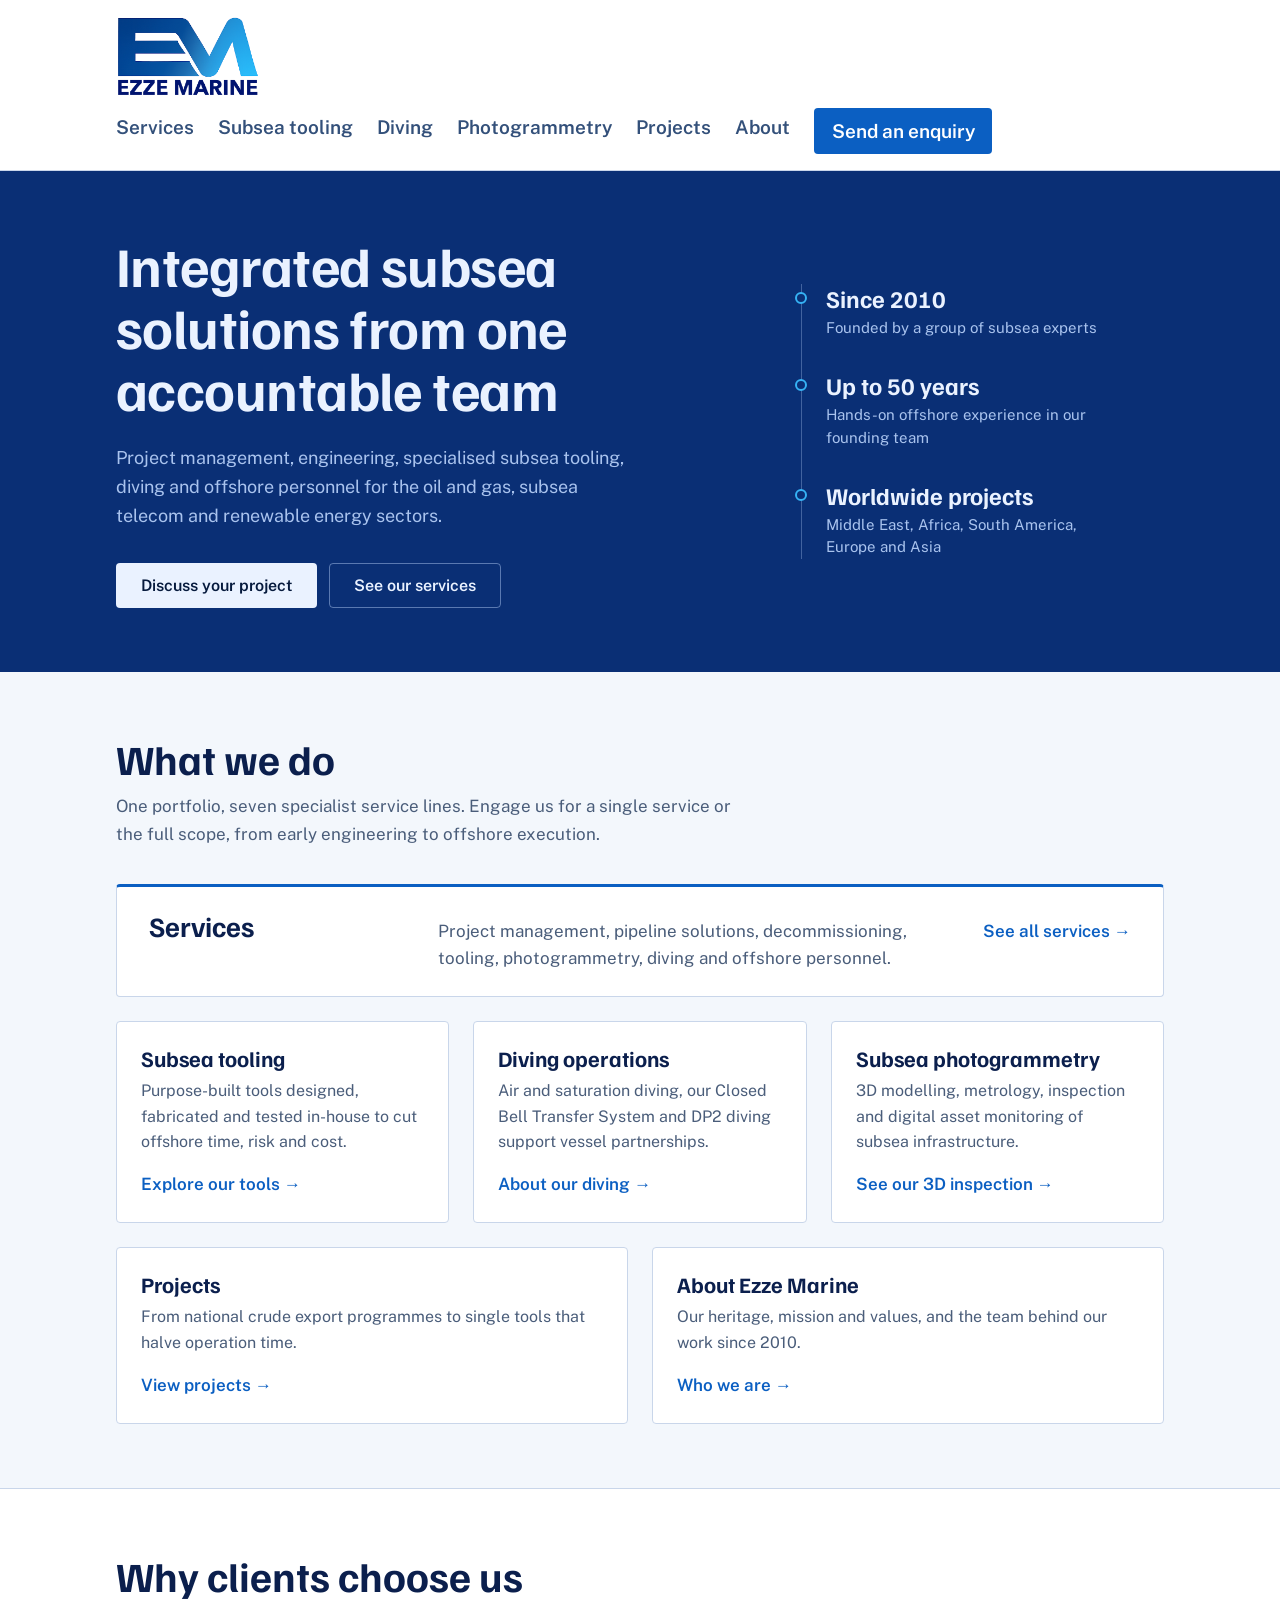
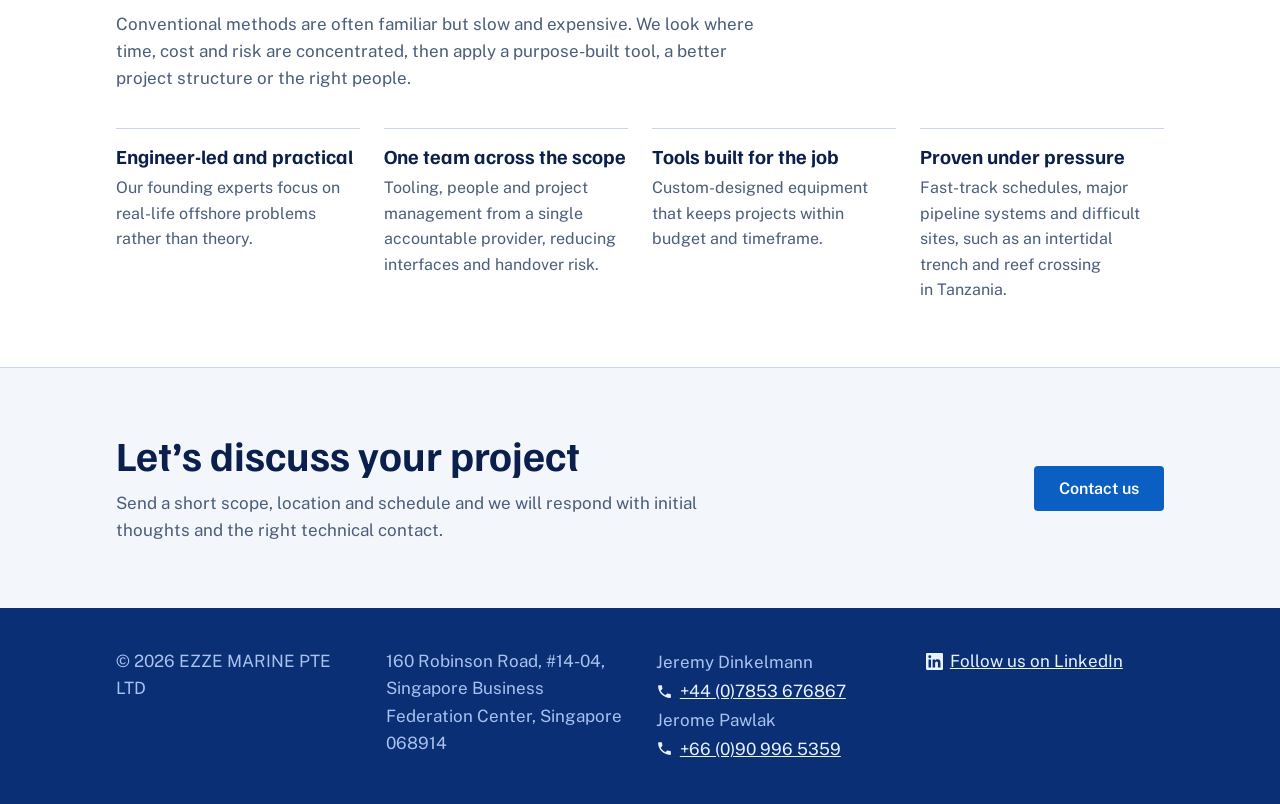
<file: index.html>
<!DOCTYPE html>
<html lang="en">
<head>
<meta charset="utf-8">
<meta name="viewport" content="width=device-width, initial-scale=1, viewport-fit=cover">
<meta name="theme-color" content="#FFFFFF">
<title>Ezze Marine | Subsea tooling, engineering and offshore personnel</title>
<meta name="description" content="Ezze Marine delivers subsea project management, engineering, specialised subsea tooling, pipeline and decommissioning solutions, diving operations and offshore personnel for Oil & Gas, subsea telecom and renewable energy.">
<link rel="canonical" href="https://ezzemarine.co/">
<meta property="og:type" content="website">
<meta property="og:site_name" content="Ezze Marine">
<meta property="og:title" content="Ezze Marine | Subsea tooling, engineering and offshore personnel">
<meta property="og:description" content="Ezze Marine delivers subsea project management, engineering, specialised subsea tooling, pipeline and decommissioning solutions, diving operations and offshore personnel for Oil & Gas, subsea telecom and renewable energy.">
<meta property="og:url" content="https://ezzemarine.co/">
<meta property="og:image" content="https://ezzemarine.co/images/og-image.jpg">
<meta property="og:image:width" content="1200">
<meta property="og:image:height" content="630">
<meta property="og:image:alt" content="Ezze Marine logo">
<meta name="twitter:card" content="summary_large_image">
<script type="application/ld+json">
{
  "@context": "https://schema.org",
  "@graph": [
    {
      "@type": "Organization",
      "@id": "https://ezzemarine.co/#organization",
      "name": "Ezze Marine",
      "legalName": "EZZE MARINE PTE LTD",
      "url": "https://ezzemarine.co/",
      "logo": "https://ezzemarine.co/logo.png",
      "image": "https://ezzemarine.co/images/og-image.jpg",
      "description": "Subsea project management, engineering, specialised subsea tooling, pipeline and decommissioning solutions, diving operations and offshore personnel for Oil & Gas, subsea telecom and renewable energy.",
      "foundingDate": "2010-12",
      "sameAs": ["https://www.linkedin.com/company/144178329/"],
      "address": {
        "@type": "PostalAddress",
        "streetAddress": "160 Robinson Road, #14-04, Singapore Business Federation Center",
        "addressLocality": "Singapore",
        "postalCode": "068914",
        "addressCountry": "SG"
      },
      "contactPoint": [
        {
          "@type": "ContactPoint",
          "name": "Jeremy Dinkelmann",
          "telephone": "+44-7853-676867",
          "contactType": "sales",
          "areaServed": "Worldwide",
          "availableLanguage": "English"
        },
        {
          "@type": "ContactPoint",
          "name": "Jerome Pawlak",
          "telephone": "+66-90-996-5359",
          "contactType": "sales",
          "areaServed": "Worldwide",
          "availableLanguage": "English"
        }
      ],
      "knowsAbout": ["Subsea tooling", "Subsea engineering", "Pipeline repair", "Decommissioning", "Commercial diving", "Subsea photogrammetry", "Offshore personnel"]
    },
    {
      "@type": "WebSite",
      "@id": "https://ezzemarine.co/#website",
      "url": "https://ezzemarine.co/",
      "name": "Ezze Marine",
      "publisher": { "@id": "https://ezzemarine.co/#organization" },
      "inLanguage": "en"
    }
  ]
}
</script>
<link rel="icon" href="favicon.ico" sizes="48x48">
<link rel="icon" type="image/png" sizes="192x192" href="favicon-192.png">
<link rel="apple-touch-icon" href="apple-touch-icon.png">
<link rel="preconnect" href="https://fonts.googleapis.com">
<link href="https://fonts.googleapis.com/css2?family=Familjen+Grotesk:wght@500;700&family=Public+Sans:wght@400;600&display=swap" rel="stylesheet">
<link rel="stylesheet" href="styles.css?v=20261127b">
</head>
<body>
<header class="top">
  <div class="wrap">
    <a class="logo" href="index.html"><img src="logo.png" alt="Ezze Marine" width="219" height="165"></a>
    <nav aria-label="Main">
      <a href="services.html">Services</a>
      <a href="tooling.html">Subsea tooling</a>
      <a href="diving.html">Diving</a>
      <a href="photogrammetry.html">Photogrammetry</a>
      <a href="projects.html">Projects</a>
      <a href="about.html">About</a>
      <a class="navcta" href="contact.html">Send an enquiry</a>
    </nav>
  </div>
</header>

<main>
  <div class="hero">
    <div class="wrap">
      <div class="hero-text">
        <h1>Integrated subsea solutions from one accountable team</h1>
        <p class="lead">Project management, engineering, specialised subsea tooling, diving and offshore personnel for the oil and gas, subsea telecom and renewable energy sectors.</p>
        <div class="actions">
          <a class="btn" href="contact.html">Discuss your project</a>
          <a class="btn ghost" href="services.html">See our services</a>
        </div>
      </div>
      <ul class="depth" aria-label="Ezze Marine at a glance">
        <li><b>Since 2010</b><span>Founded by a group of subsea experts</span></li>
        <li><b>Up to 50 years</b><span>Hands-on offshore experience in our founding team</span></li>
        <li><b>Worldwide projects</b><span>Middle East, Africa, South America, Europe and Asia</span></li>
      </ul>
    </div>
  </div>

  <section>
    <div class="wrap">
      <h2>What we do</h2>
      <p class="intro">One portfolio, seven specialist service lines. Engage us for a single service or the full scope, from early engineering to offshore execution.</p>
      <div class="links">
        <a class="link-card lead" href="services.html"><h3>Services</h3><p>Project management, pipeline solutions, decommissioning, tooling, photogrammetry, diving and offshore personnel.</p><span class="more">See all services <span class="arrow" aria-hidden="true">→</span></span></a>
        <a class="link-card" href="tooling.html"><h3>Subsea tooling</h3><p>Purpose-built tools designed, fabricated and tested in-house to cut offshore time, risk and cost.</p><span class="more">Explore our tools <span class="arrow" aria-hidden="true">→</span></span></a>
        <a class="link-card" href="diving.html"><h3>Diving operations</h3><p>Air and saturation diving, our Closed Bell Transfer System and DP2 diving support vessel partnerships.</p><span class="more">About our diving <span class="arrow" aria-hidden="true">→</span></span></a>
        <a class="link-card" href="photogrammetry.html"><h3>Subsea photogrammetry</h3><p>3D modelling, metrology, inspection and digital asset monitoring of subsea infrastructure.</p><span class="more">See our 3D inspection <span class="arrow" aria-hidden="true">→</span></span></a>
        <a class="link-card half" href="projects.html"><h3>Projects</h3><p>From national crude export programmes to single tools that halve operation time.</p><span class="more">View projects <span class="arrow" aria-hidden="true">→</span></span></a>
        <a class="link-card half" href="about.html"><h3>About Ezze Marine</h3><p>Our heritage, mission and values, and the team behind our work since 2010.</p><span class="more">Who we are <span class="arrow" aria-hidden="true">→</span></span></a>
      </div>
    </div>
  </section>

  <section class="band">
    <div class="wrap">
      <h2>Why clients choose us</h2>
      <p class="intro">Conventional methods are often familiar but slow and expensive. We look where time, cost and risk are concentrated, then apply a purpose-built tool, a better project structure or the right people.</p>
      <ul class="steps plain">
        <li><h3>Engineer-led and practical</h3><p>Our founding experts focus on real-life offshore problems rather than theory.</p></li>
        <li><h3>One team across the scope</h3><p>Tooling, people and project management from a single accountable provider, reducing interfaces and handover risk.</p></li>
        <li><h3>Tools built for the job</h3><p>Custom-designed equipment that keeps projects within budget and timeframe.</p></li>
        <li><h3>Proven under pressure</h3><p>Fast-track schedules, major pipeline systems and difficult sites, such as an intertidal trench and reef crossing in Tanzania.</p></li>
      </ul>
    </div>
  </section>

  <section>
    <div class="wrap cta">
      <div>
        <h2>Let’s discuss your project</h2>
        <p>Send a short scope, location and schedule and we will respond with initial thoughts and the right technical contact.</p>
      </div>
      <a class="btn alt" href="contact.html">Contact us</a>
    </div>
  </section>
</main>

<footer>
  <div class="wrap">
    <span>© 2026 EZZE MARINE PTE LTD</span>
    <span>160 Robinson Road, #14-04, Singapore Business Federation Center, Singapore 068914</span>
    <span class="fcontact">Jeremy Dinkelmann <a class="ic" href="tel:+447853676867"><svg viewBox="0 0 24 24" aria-hidden="true" focusable="false"><path d="M6.62 10.79a15.05 15.05 0 0 0 6.59 6.59l2.2-2.2c.27-.27.67-.36 1.02-.24 1.12.37 2.33.57 3.57.57.55 0 1 .45 1 1V20c0 .55-.45 1-1 1C10.61 21 3 13.39 3 4c0-.55.45-1 1-1h3.5c.55 0 1 .45 1 1 0 1.25.2 2.45.57 3.57.11.35.03.74-.25 1.02l-2.2 2.2z"/></svg>+44 (0)7853 676867</a>Jerome Pawlak <a class="ic" href="tel:+66909965359"><svg viewBox="0 0 24 24" aria-hidden="true" focusable="false"><path d="M6.62 10.79a15.05 15.05 0 0 0 6.59 6.59l2.2-2.2c.27-.27.67-.36 1.02-.24 1.12.37 2.33.57 3.57.57.55 0 1 .45 1 1V20c0 .55-.45 1-1 1C10.61 21 3 13.39 3 4c0-.55.45-1 1-1h3.5c.55 0 1 .45 1 1 0 1.25.2 2.45.57 3.57.11.35.03.74-.25 1.02l-2.2 2.2z"/></svg>+66 (0)90 996 5359</a></span>
    <a class="ic" href="https://www.linkedin.com/company/144178329/" rel="noopener"><svg viewBox="0 0 24 24" aria-hidden="true" focusable="false"><path d="M20.45 20.45h-3.56v-5.57c0-1.33-.02-3.04-1.85-3.04-1.85 0-2.14 1.45-2.14 2.94v5.67H9.35V9h3.41v1.56h.05c.48-.9 1.64-1.85 3.37-1.85 3.6 0 4.27 2.37 4.27 5.46v6.28zM5.34 7.43a2.06 2.06 0 1 1 0-4.13 2.06 2.06 0 0 1 0 4.13zM7.12 20.45H3.56V9h3.56v11.45zM22.22 0H1.77C.79 0 0 .77 0 1.73v20.54C0 23.23.79 24 1.77 24h20.45c.98 0 1.78-.77 1.78-1.73V1.73C24 .77 23.2 0 22.22 0z"/></svg>Follow us on LinkedIn</a>
  </div>
</footer>
</body>
</html>
</file>
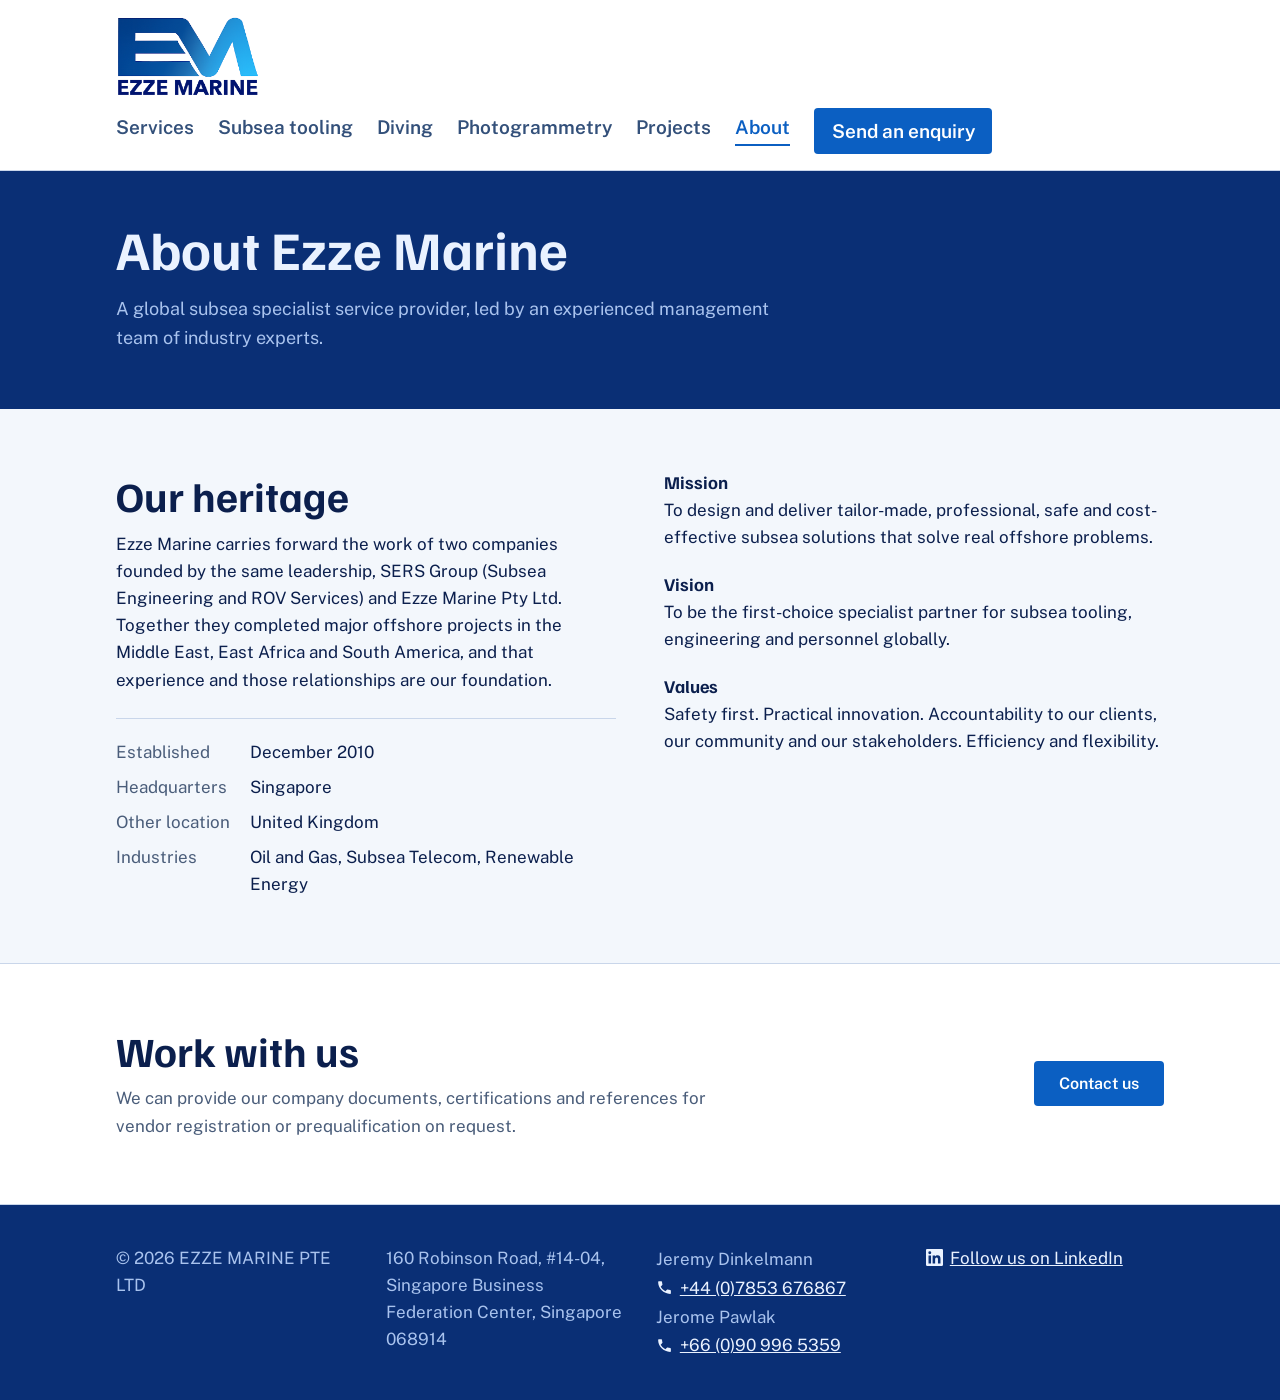
<file: about.html>
<!DOCTYPE html>
<html lang="en">
<head>
<meta charset="utf-8">
<meta name="viewport" content="width=device-width, initial-scale=1, viewport-fit=cover">
<meta name="theme-color" content="#FFFFFF">
<title>About | Ezze Marine</title>
<meta name="description" content="About Ezze Marine: a Singapore-headquartered global subsea specialist established in 2010, with operations in the United Kingdom.">
<link rel="canonical" href="https://ezzemarine.co/about.html">
<meta property="og:type" content="website">
<meta property="og:site_name" content="Ezze Marine">
<meta property="og:title" content="About | Ezze Marine">
<meta property="og:description" content="About Ezze Marine: a Singapore-headquartered global subsea specialist established in 2010, with operations in the United Kingdom.">
<meta property="og:url" content="https://ezzemarine.co/about.html">
<meta property="og:image" content="https://ezzemarine.co/images/og-image.jpg">
<meta property="og:image:width" content="1200">
<meta property="og:image:height" content="630">
<meta property="og:image:alt" content="Ezze Marine logo">
<meta name="twitter:card" content="summary_large_image">
<link rel="icon" href="favicon.ico" sizes="48x48">
<link rel="icon" type="image/png" sizes="192x192" href="favicon-192.png">
<link rel="apple-touch-icon" href="apple-touch-icon.png">
<link rel="preconnect" href="https://fonts.googleapis.com">
<link href="https://fonts.googleapis.com/css2?family=Familjen+Grotesk:wght@500;700&family=Public+Sans:wght@400;600&display=swap" rel="stylesheet">
<link rel="stylesheet" href="styles.css?v=20261127b">
</head>
<body>
<header class="top">
  <div class="wrap">
    <a class="logo" href="index.html"><img src="logo.png" alt="Ezze Marine" width="219" height="165"></a>
    <nav aria-label="Main">
      <a href="services.html">Services</a>
      <a href="tooling.html">Subsea tooling</a>
      <a href="diving.html">Diving</a>
      <a href="photogrammetry.html">Photogrammetry</a>
      <a href="projects.html">Projects</a>
      <a href="about.html" aria-current="page">About</a>
      <a class="navcta" href="contact.html">Send an enquiry</a>
    </nav>
  </div>
</header>

<main>
  <div class="pagehead">
    <div class="wrap">
      <h1>About Ezze Marine</h1>
      <p>A global subsea specialist service provider, led by an experienced management team of industry experts.</p>
    </div>
  </div>

  <section>
    <div class="wrap about">
      <div>
        <h2>Our heritage</h2>
        <p>Ezze Marine carries forward the work of two companies founded by the same leadership, SERS Group (Subsea Engineering and ROV Services) and Ezze Marine Pty Ltd. Together they completed major offshore projects in the Middle East, East Africa and South America, and that experience and those relationships are our foundation.</p>
        <dl class="facts">
          <dt>Established</dt><dd>December 2010</dd>
          <dt>Headquarters</dt><dd>Singapore</dd>
          <dt>Other location</dt><dd>United Kingdom</dd>
          <dt>Industries</dt><dd>Oil and Gas, Subsea Telecom, Renewable Energy</dd>
        </dl>
      </div>
      <div>
        <h3>Mission</h3>
        <p>To design and deliver tailor-made, professional, safe and cost-effective subsea solutions that solve real offshore problems.</p>
        <h3>Vision</h3>
        <p>To be the first-choice specialist partner for subsea tooling, engineering and personnel globally.</p>
        <h3>Values</h3>
        <p>Safety first. Practical innovation. Accountability to our clients, our community and our stakeholders. Efficiency and flexibility.</p>
      </div>
    </div>
  </section>

  <section class="band">
    <div class="wrap cta">
      <div>
        <h2>Work with us</h2>
        <p>We can provide our company documents, certifications and references for vendor registration or prequalification on request.</p>
      </div>
      <a class="btn alt" href="contact.html">Contact us</a>
    </div>
  </section>
</main>

<footer>
  <div class="wrap">
    <span>© 2026 EZZE MARINE PTE LTD</span>
    <span>160 Robinson Road, #14-04, Singapore Business Federation Center, Singapore 068914</span>
    <span class="fcontact">Jeremy Dinkelmann <a class="ic" href="tel:+447853676867"><svg viewBox="0 0 24 24" aria-hidden="true" focusable="false"><path d="M6.62 10.79a15.05 15.05 0 0 0 6.59 6.59l2.2-2.2c.27-.27.67-.36 1.02-.24 1.12.37 2.33.57 3.57.57.55 0 1 .45 1 1V20c0 .55-.45 1-1 1C10.61 21 3 13.39 3 4c0-.55.45-1 1-1h3.5c.55 0 1 .45 1 1 0 1.25.2 2.45.57 3.57.11.35.03.74-.25 1.02l-2.2 2.2z"/></svg>+44 (0)7853 676867</a>Jerome Pawlak <a class="ic" href="tel:+66909965359"><svg viewBox="0 0 24 24" aria-hidden="true" focusable="false"><path d="M6.62 10.79a15.05 15.05 0 0 0 6.59 6.59l2.2-2.2c.27-.27.67-.36 1.02-.24 1.12.37 2.33.57 3.57.57.55 0 1 .45 1 1V20c0 .55-.45 1-1 1C10.61 21 3 13.39 3 4c0-.55.45-1 1-1h3.5c.55 0 1 .45 1 1 0 1.25.2 2.45.57 3.57.11.35.03.74-.25 1.02l-2.2 2.2z"/></svg>+66 (0)90 996 5359</a></span>
    <a class="ic" href="https://www.linkedin.com/company/144178329/" rel="noopener"><svg viewBox="0 0 24 24" aria-hidden="true" focusable="false"><path d="M20.45 20.45h-3.56v-5.57c0-1.33-.02-3.04-1.85-3.04-1.85 0-2.14 1.45-2.14 2.94v5.67H9.35V9h3.41v1.56h.05c.48-.9 1.64-1.85 3.37-1.85 3.6 0 4.27 2.37 4.27 5.46v6.28zM5.34 7.43a2.06 2.06 0 1 1 0-4.13 2.06 2.06 0 0 1 0 4.13zM7.12 20.45H3.56V9h3.56v11.45zM22.22 0H1.77C.79 0 0 .77 0 1.73v20.54C0 23.23.79 24 1.77 24h20.45c.98 0 1.78-.77 1.78-1.73V1.73C24 .77 23.2 0 22.22 0z"/></svg>Follow us on LinkedIn</a>
  </div>
</footer>
</body>
</html>
</file>
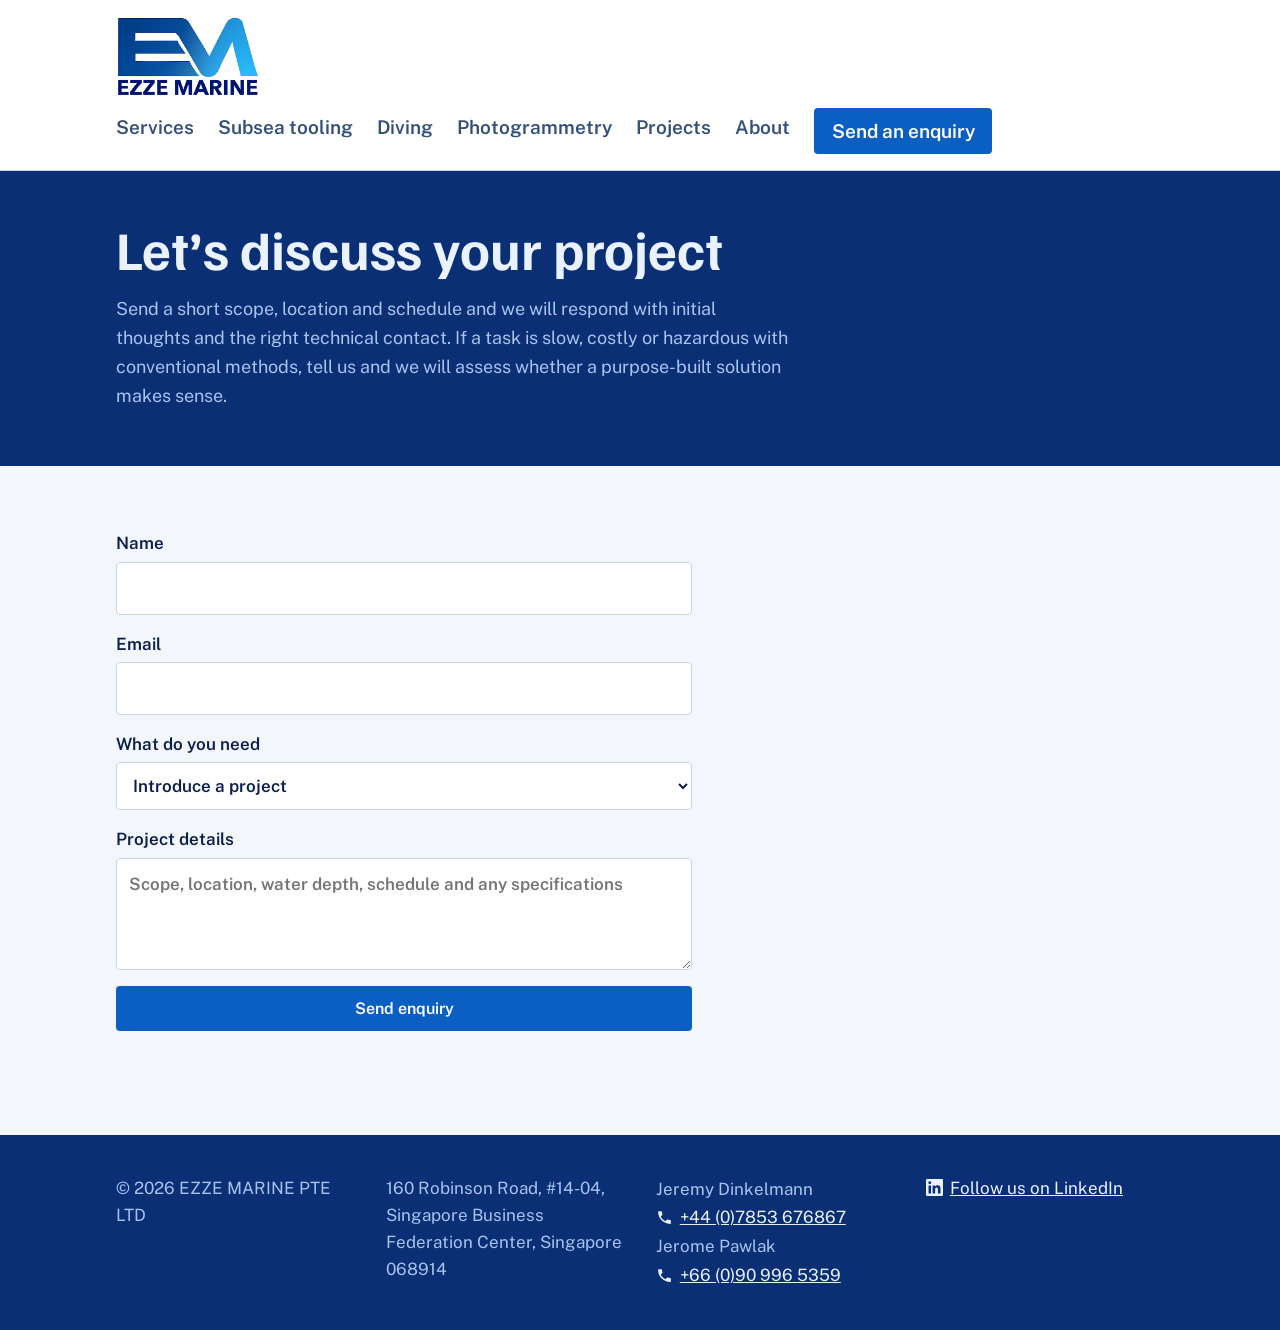
<file: contact.html>
<!DOCTYPE html>
<html lang="en">
<head>
<meta charset="utf-8">
<meta name="viewport" content="width=device-width, initial-scale=1, viewport-fit=cover">
<meta name="theme-color" content="#FFFFFF">
<title>Contact | Ezze Marine</title>
<meta name="description" content="Contact Ezze Marine to introduce a project, request a quotation for tools or personnel, or discuss a bespoke subsea tool.">
<link rel="canonical" href="https://ezzemarine.co/contact.html">
<meta property="og:type" content="website">
<meta property="og:site_name" content="Ezze Marine">
<meta property="og:title" content="Contact | Ezze Marine">
<meta property="og:description" content="Contact Ezze Marine to introduce a project, request a quotation for tools or personnel, or discuss a bespoke subsea tool.">
<meta property="og:url" content="https://ezzemarine.co/contact.html">
<meta property="og:image" content="https://ezzemarine.co/images/og-image.jpg">
<meta property="og:image:width" content="1200">
<meta property="og:image:height" content="630">
<meta property="og:image:alt" content="Ezze Marine logo">
<meta name="twitter:card" content="summary_large_image">
<link rel="icon" href="favicon.ico" sizes="48x48">
<link rel="icon" type="image/png" sizes="192x192" href="favicon-192.png">
<link rel="apple-touch-icon" href="apple-touch-icon.png">
<link rel="preconnect" href="https://fonts.googleapis.com">
<link href="https://fonts.googleapis.com/css2?family=Familjen+Grotesk:wght@500;700&family=Public+Sans:wght@400;600&display=swap" rel="stylesheet">
<link rel="stylesheet" href="styles.css?v=20261127b">
</head>
<body>
<header class="top">
  <div class="wrap">
    <a class="logo" href="index.html"><img src="logo.png" alt="Ezze Marine" width="219" height="165"></a>
    <nav aria-label="Main">
      <a href="services.html">Services</a>
      <a href="tooling.html">Subsea tooling</a>
      <a href="diving.html">Diving</a>
      <a href="photogrammetry.html">Photogrammetry</a>
      <a href="projects.html">Projects</a>
      <a href="about.html">About</a>
      <a class="navcta" href="contact.html" aria-current="page">Send an enquiry</a>
    </nav>
  </div>
</header>

<main>
  <div class="pagehead">
    <div class="wrap">
      <h1>Let’s discuss your project</h1>
      <p>Send a short scope, location and schedule and we will respond with initial thoughts and the right technical contact. If a task is slow, costly or hazardous with conventional methods, tell us and we will assess whether a purpose-built solution makes sense.</p>
    </div>
  </div>

  <section>
    <div class="wrap">
      <form id="qf" action="https://formsubmit.co/788ff21b88a4510d727e75a6ea9c7087" method="POST">
        <input type="hidden" name="_cc" value="Jeremy@ezzemarine.co">
        <input type="hidden" name="_subject" value="New enquiry from the Ezze Marine website">
        <input type="hidden" name="_template" value="table">
        <input type="hidden" name="_next" value="https://ezzemarine.co/thanks.html">
        <input type="hidden" name="_autoresponse" value="Thank you for contacting Ezze Marine.&#10;&#10;We have received your enquiry and a member of our team will reply within 2 working days. If your request is urgent, please call Jeremy Dinkelmann on +44 (0)7853 676867 or Jerome Pawlak on +66 (0)90 996 5359.&#10;&#10;Ezze Marine Pte Ltd&#10;160 Robinson Road, #14-04, Singapore Business Federation Center, Singapore 068914&#10;https://ezzemarine.co">
        <input type="text" name="_honey" tabindex="-1" autocomplete="off" hidden>
        <label>Name<input name="name" required autocomplete="name"></label>
        <label>Email<input type="email" name="email" required autocomplete="email"></label>
        <label>What do you need
          <select name="enquiry">
            <option>Introduce a project</option>
            <option>Quotation: tool sale or rental</option>
            <option>Quotation: personnel supply</option>
            <option>Bespoke tool assessment</option>
            <option>Capability presentation or tool demonstration</option>
            <option>Vendor registration or prequalification</option>
            <option>Something else</option>
          </select>
        </label>
        <label>Project details<textarea name="details" placeholder="Scope, location, water depth, schedule and any specifications"></textarea></label>
        <button class="btn alt" type="submit">Send enquiry</button>
        <div id="msg" role="status" aria-live="polite"></div>
      </form>
    </div>
  </section>
</main>

<footer>
  <div class="wrap">
    <span>© 2026 EZZE MARINE PTE LTD</span>
    <span>160 Robinson Road, #14-04, Singapore Business Federation Center, Singapore 068914</span>
    <span class="fcontact">Jeremy Dinkelmann <a class="ic" href="tel:+447853676867"><svg viewBox="0 0 24 24" aria-hidden="true" focusable="false"><path d="M6.62 10.79a15.05 15.05 0 0 0 6.59 6.59l2.2-2.2c.27-.27.67-.36 1.02-.24 1.12.37 2.33.57 3.57.57.55 0 1 .45 1 1V20c0 .55-.45 1-1 1C10.61 21 3 13.39 3 4c0-.55.45-1 1-1h3.5c.55 0 1 .45 1 1 0 1.25.2 2.45.57 3.57.11.35.03.74-.25 1.02l-2.2 2.2z"/></svg>+44 (0)7853 676867</a>Jerome Pawlak <a class="ic" href="tel:+66909965359"><svg viewBox="0 0 24 24" aria-hidden="true" focusable="false"><path d="M6.62 10.79a15.05 15.05 0 0 0 6.59 6.59l2.2-2.2c.27-.27.67-.36 1.02-.24 1.12.37 2.33.57 3.57.57.55 0 1 .45 1 1V20c0 .55-.45 1-1 1C10.61 21 3 13.39 3 4c0-.55.45-1 1-1h3.5c.55 0 1 .45 1 1 0 1.25.2 2.45.57 3.57.11.35.03.74-.25 1.02l-2.2 2.2z"/></svg>+66 (0)90 996 5359</a></span>
    <a class="ic" href="https://www.linkedin.com/company/144178329/" rel="noopener"><svg viewBox="0 0 24 24" aria-hidden="true" focusable="false"><path d="M20.45 20.45h-3.56v-5.57c0-1.33-.02-3.04-1.85-3.04-1.85 0-2.14 1.45-2.14 2.94v5.67H9.35V9h3.41v1.56h.05c.48-.9 1.64-1.85 3.37-1.85 3.6 0 4.27 2.37 4.27 5.46v6.28zM5.34 7.43a2.06 2.06 0 1 1 0-4.13 2.06 2.06 0 0 1 0 4.13zM7.12 20.45H3.56V9h3.56v11.45zM22.22 0H1.77C.79 0 0 .77 0 1.73v20.54C0 23.23.79 24 1.77 24h20.45c.98 0 1.78-.77 1.78-1.73V1.73C24 .77 23.2 0 22.22 0z"/></svg>Follow us on LinkedIn</a>
  </div>
</footer>

<script>
// The form posts normally (not AJAX) because FormSubmit only sends the _autoresponse email for regular submissions.
// FormSubmit shows a short robot check, then returns the visitor to thanks.html (the _next field).
var form=document.getElementById('qf'), msg=document.getElementById('msg'), btn=form.querySelector('button');
form.addEventListener('submit',function(){
  btn.disabled=true;
  var el=document.createElement('span');el.textContent='Sending…';msg.replaceChildren(el);
});
// If the visitor comes back with the browser's Back button, re-enable the button.
addEventListener('pageshow',function(){btn.disabled=false;msg.replaceChildren();});
</script>
</body>
</html>
</file>
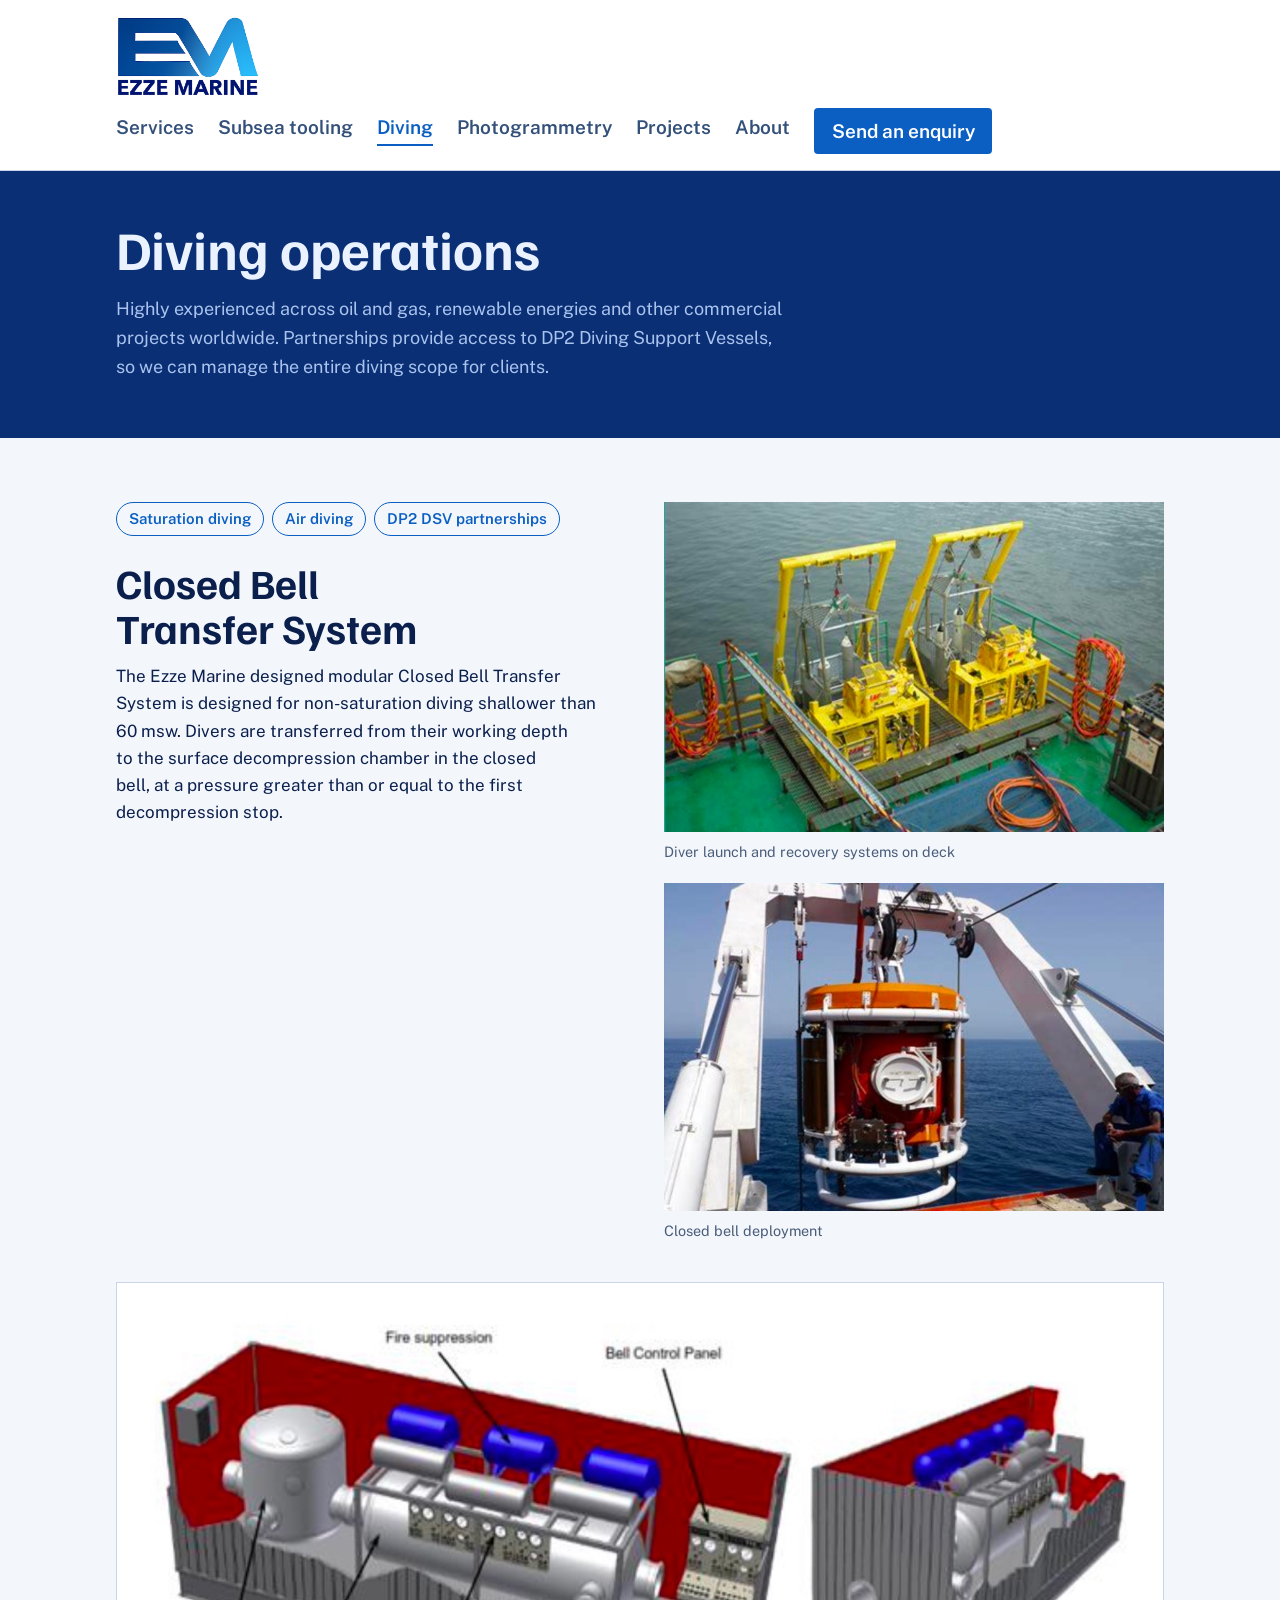
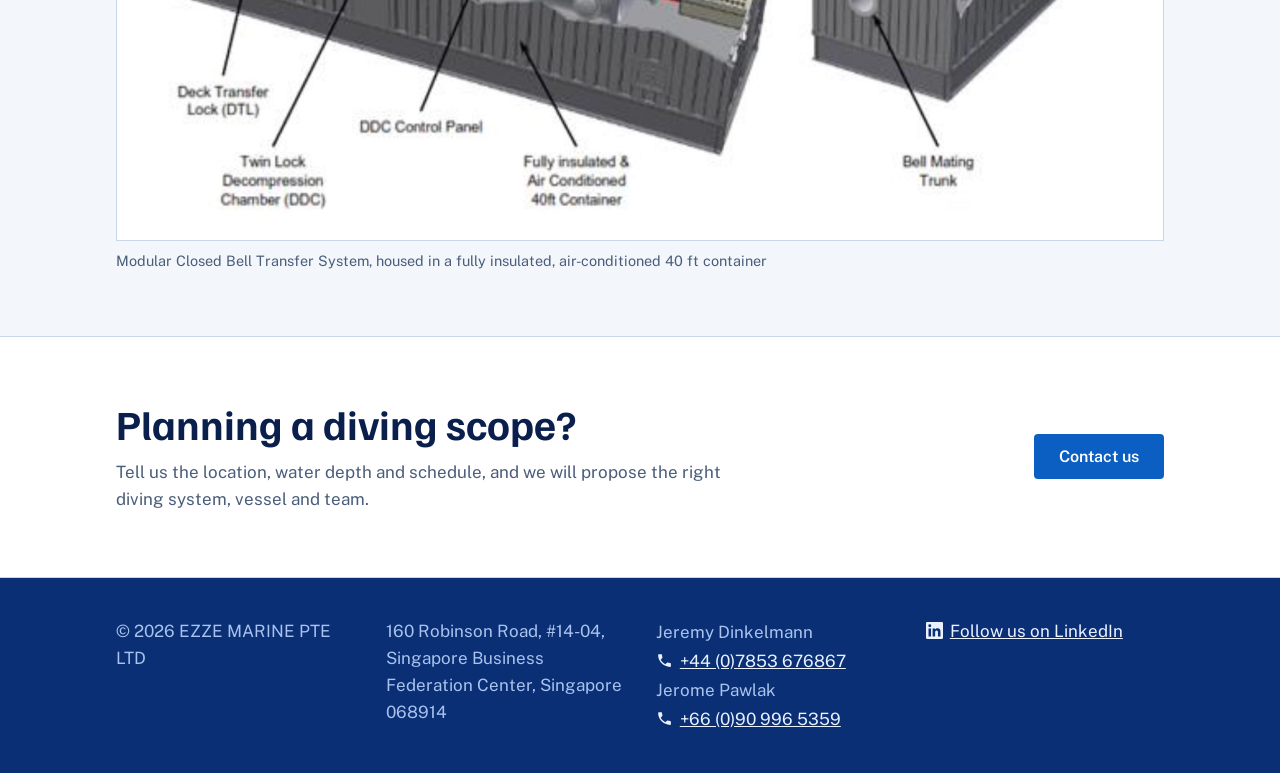
<file: diving.html>
<!DOCTYPE html>
<html lang="en">
<head>
<meta charset="utf-8">
<meta name="viewport" content="width=device-width, initial-scale=1, viewport-fit=cover">
<meta name="theme-color" content="#FFFFFF">
<title>Diving operations | Ezze Marine</title>
<meta name="description" content="Ezze Marine diving operations: air and saturation diving, DP2 diving support vessel partnerships and our modular Closed Bell Transfer System.">
<link rel="canonical" href="https://ezzemarine.co/diving.html">
<meta property="og:type" content="website">
<meta property="og:site_name" content="Ezze Marine">
<meta property="og:title" content="Diving operations | Ezze Marine">
<meta property="og:description" content="Ezze Marine diving operations: air and saturation diving, DP2 diving support vessel partnerships and our modular Closed Bell Transfer System.">
<meta property="og:url" content="https://ezzemarine.co/diving.html">
<meta property="og:image" content="https://ezzemarine.co/images/og-image.jpg">
<meta property="og:image:width" content="1200">
<meta property="og:image:height" content="630">
<meta property="og:image:alt" content="Ezze Marine logo">
<meta name="twitter:card" content="summary_large_image">
<link rel="icon" href="favicon.ico" sizes="48x48">
<link rel="icon" type="image/png" sizes="192x192" href="favicon-192.png">
<link rel="apple-touch-icon" href="apple-touch-icon.png">
<link rel="preconnect" href="https://fonts.googleapis.com">
<link href="https://fonts.googleapis.com/css2?family=Familjen+Grotesk:wght@500;700&family=Public+Sans:wght@400;600&display=swap" rel="stylesheet">
<link rel="stylesheet" href="styles.css?v=20261127b">
</head>
<body>
<header class="top">
  <div class="wrap">
    <a class="logo" href="index.html"><img src="logo.png" alt="Ezze Marine" width="219" height="165"></a>
    <nav aria-label="Main">
      <a href="services.html">Services</a>
      <a href="tooling.html">Subsea tooling</a>
      <a href="diving.html" aria-current="page">Diving</a>
      <a href="photogrammetry.html">Photogrammetry</a>
      <a href="projects.html">Projects</a>
      <a href="about.html">About</a>
      <a class="navcta" href="contact.html">Send an enquiry</a>
    </nav>
  </div>
</header>

<main>
  <div class="pagehead">
    <div class="wrap">
      <h1>Diving operations</h1>
      <p>Highly experienced across oil and gas, renewable energies and other commercial projects worldwide. Partnerships provide access to DP2 Diving Support Vessels, so we can manage the entire diving scope for clients.</p>
    </div>
  </div>

  <section>
    <div class="wrap">
      <div class="about">
        <div>
          <ul class="tags" aria-label="Diving capabilities">
            <li>Saturation diving</li>
            <li>Air diving</li>
            <li>DP2 DSV partnerships</li>
          </ul>
          <h2>Closed Bell Transfer System</h2>
          <p>The Ezze Marine designed modular Closed Bell Transfer System is designed for non-saturation diving shallower than 60&nbsp;msw. Divers are transferred from their working depth to the surface decompression chamber in the closed bell, at a pressure greater than or equal to the first decompression stop.</p>
        </div>
        <div class="gallery">
          <figure>
            <img src="images/diving-spread.jpg" alt="Two yellow diver launch and recovery systems on a vessel deck" width="700" height="462">
            <figcaption>Diver launch and recovery systems on deck</figcaption>
          </figure>
          <figure>
            <img src="images/diving-closed-bell.jpg" alt="Closed diving bell suspended from an A-frame over the sea" width="703" height="462">
            <figcaption>Closed bell deployment</figcaption>
          </figure>
        </div>
      </div>
      <figure class="diagram">
        <img src="images/closed-bell-transfer-system.jpg" alt="Cutaway diagram of the Closed Bell Transfer System in a 40 ft container, showing the deck transfer lock, twin lock decompression chamber, control panels, fire suppression and bell mating trunk" width="1432" height="746" loading="lazy">
        <figcaption>Modular Closed Bell Transfer System, housed in a fully insulated, air-conditioned 40&nbsp;ft container</figcaption>
      </figure>
    </div>
  </section>

  <section class="band">
    <div class="wrap cta">
      <div>
        <h2>Planning a diving scope?</h2>
        <p>Tell us the location, water depth and schedule, and we will propose the right diving system, vessel and team.</p>
      </div>
      <a class="btn alt" href="contact.html">Contact us</a>
    </div>
  </section>
</main>

<footer>
  <div class="wrap">
    <span>© 2026 EZZE MARINE PTE LTD</span>
    <span>160 Robinson Road, #14-04, Singapore Business Federation Center, Singapore 068914</span>
    <span class="fcontact">Jeremy Dinkelmann <a class="ic" href="tel:+447853676867"><svg viewBox="0 0 24 24" aria-hidden="true" focusable="false"><path d="M6.62 10.79a15.05 15.05 0 0 0 6.59 6.59l2.2-2.2c.27-.27.67-.36 1.02-.24 1.12.37 2.33.57 3.57.57.55 0 1 .45 1 1V20c0 .55-.45 1-1 1C10.61 21 3 13.39 3 4c0-.55.45-1 1-1h3.5c.55 0 1 .45 1 1 0 1.25.2 2.45.57 3.57.11.35.03.74-.25 1.02l-2.2 2.2z"/></svg>+44 (0)7853 676867</a>Jerome Pawlak <a class="ic" href="tel:+66909965359"><svg viewBox="0 0 24 24" aria-hidden="true" focusable="false"><path d="M6.62 10.79a15.05 15.05 0 0 0 6.59 6.59l2.2-2.2c.27-.27.67-.36 1.02-.24 1.12.37 2.33.57 3.57.57.55 0 1 .45 1 1V20c0 .55-.45 1-1 1C10.61 21 3 13.39 3 4c0-.55.45-1 1-1h3.5c.55 0 1 .45 1 1 0 1.25.2 2.45.57 3.57.11.35.03.74-.25 1.02l-2.2 2.2z"/></svg>+66 (0)90 996 5359</a></span>
    <a class="ic" href="https://www.linkedin.com/company/144178329/" rel="noopener"><svg viewBox="0 0 24 24" aria-hidden="true" focusable="false"><path d="M20.45 20.45h-3.56v-5.57c0-1.33-.02-3.04-1.85-3.04-1.85 0-2.14 1.45-2.14 2.94v5.67H9.35V9h3.41v1.56h.05c.48-.9 1.64-1.85 3.37-1.85 3.6 0 4.27 2.37 4.27 5.46v6.28zM5.34 7.43a2.06 2.06 0 1 1 0-4.13 2.06 2.06 0 0 1 0 4.13zM7.12 20.45H3.56V9h3.56v11.45zM22.22 0H1.77C.79 0 0 .77 0 1.73v20.54C0 23.23.79 24 1.77 24h20.45c.98 0 1.78-.77 1.78-1.73V1.73C24 .77 23.2 0 22.22 0z"/></svg>Follow us on LinkedIn</a>
  </div>
</footer>
</body>
</html>
</file>
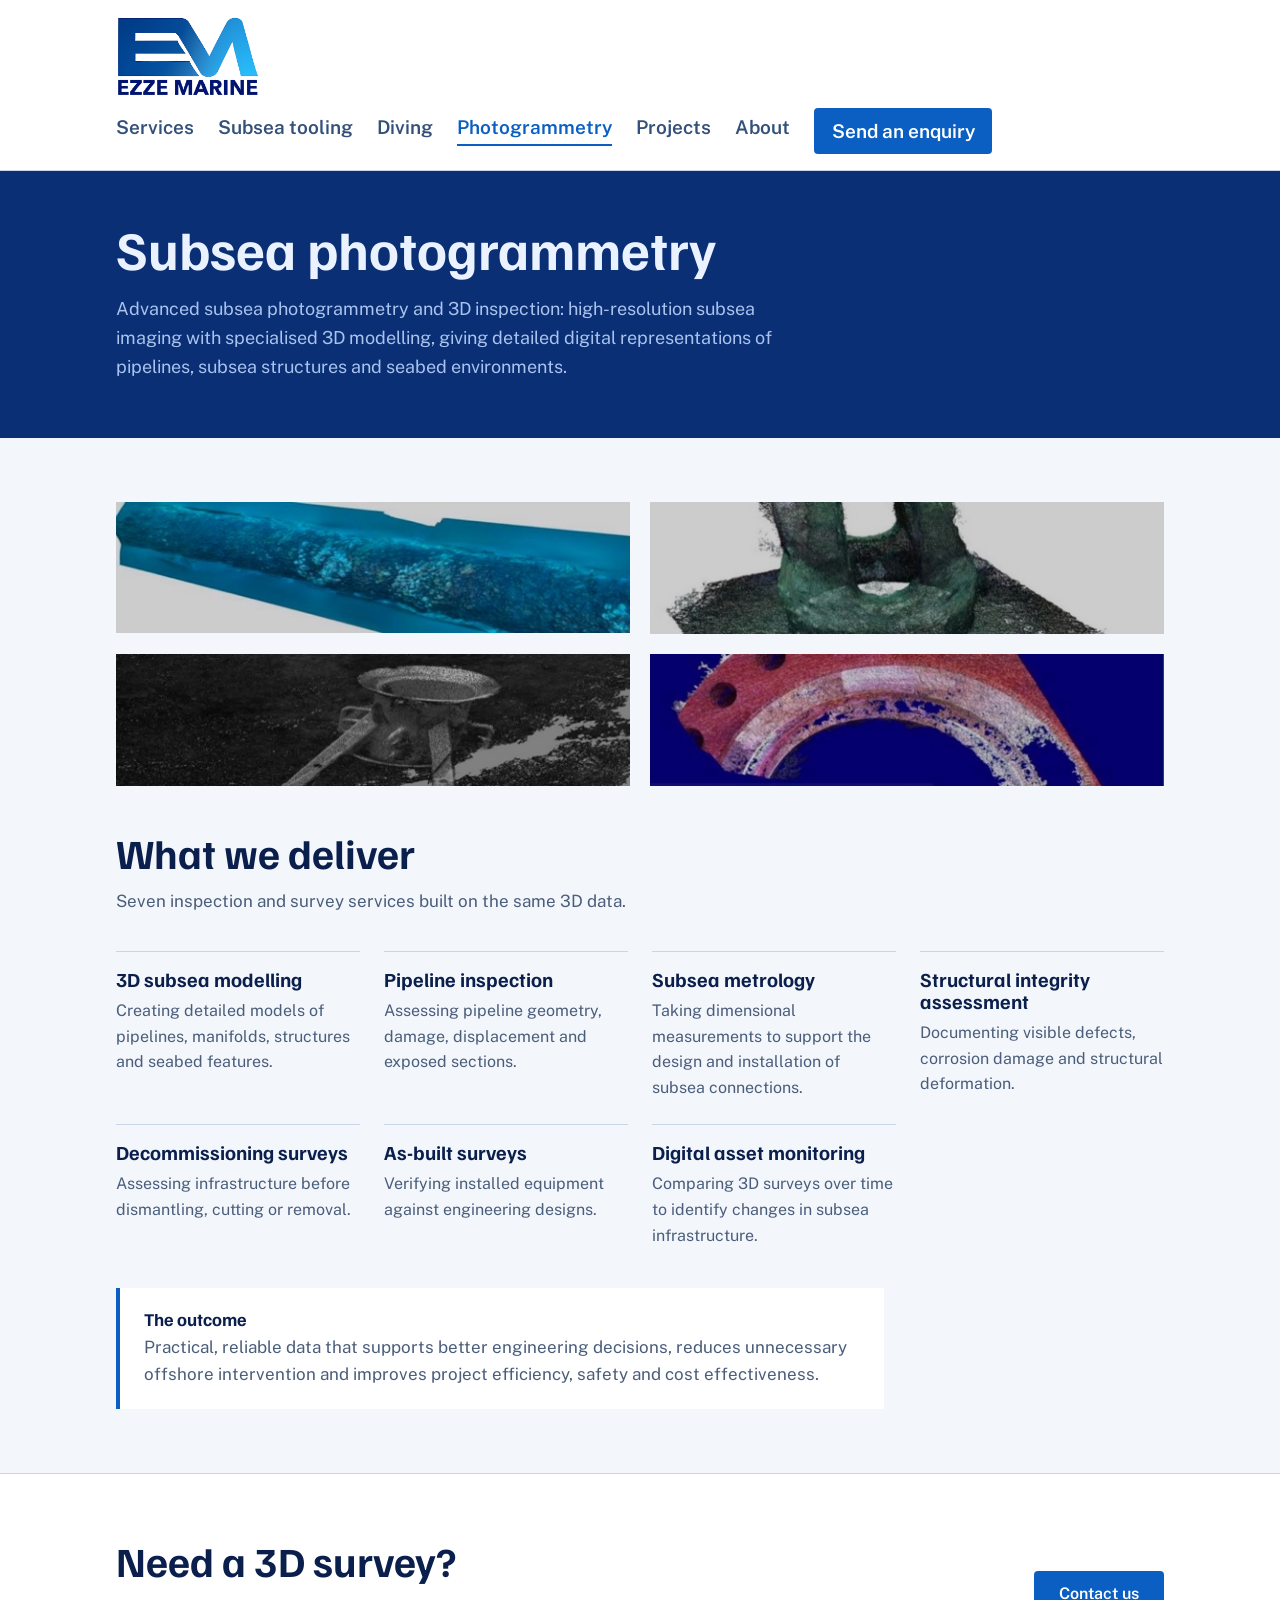
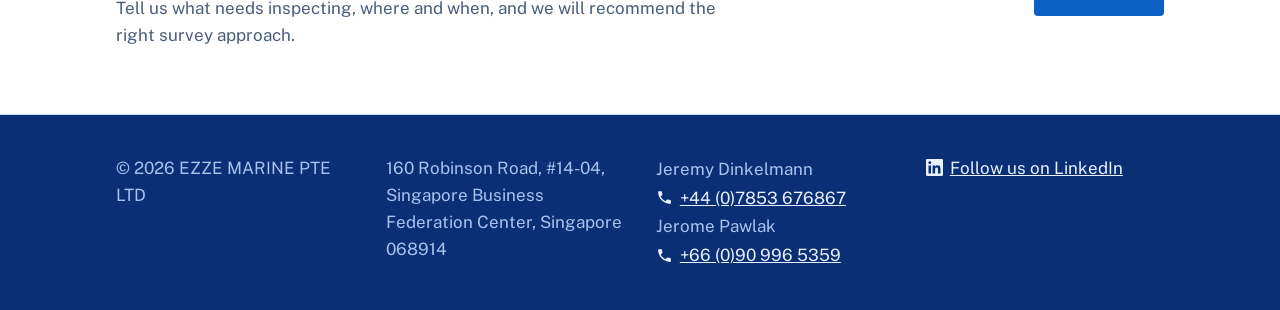
<file: photogrammetry.html>
<!DOCTYPE html>
<html lang="en">
<head>
<meta charset="utf-8">
<meta name="viewport" content="width=device-width, initial-scale=1, viewport-fit=cover">
<meta name="theme-color" content="#FFFFFF">
<title>Subsea photogrammetry | Ezze Marine</title>
<meta name="description" content="Subsea photogrammetry and 3D inspection from Ezze Marine: 3D modelling, pipeline inspection, metrology, structural integrity, decommissioning and as-built surveys, and digital asset monitoring.">
<link rel="canonical" href="https://ezzemarine.co/photogrammetry.html">
<meta property="og:type" content="website">
<meta property="og:site_name" content="Ezze Marine">
<meta property="og:title" content="Subsea photogrammetry | Ezze Marine">
<meta property="og:description" content="Subsea photogrammetry and 3D inspection from Ezze Marine: 3D modelling, pipeline inspection, metrology, structural integrity, decommissioning and as-built surveys, and digital asset monitoring.">
<meta property="og:url" content="https://ezzemarine.co/photogrammetry.html">
<meta property="og:image" content="https://ezzemarine.co/images/og-image.jpg">
<meta property="og:image:width" content="1200">
<meta property="og:image:height" content="630">
<meta property="og:image:alt" content="Ezze Marine logo">
<meta name="twitter:card" content="summary_large_image">
<link rel="icon" href="favicon.ico" sizes="48x48">
<link rel="icon" type="image/png" sizes="192x192" href="favicon-192.png">
<link rel="apple-touch-icon" href="apple-touch-icon.png">
<link rel="preconnect" href="https://fonts.googleapis.com">
<link href="https://fonts.googleapis.com/css2?family=Familjen+Grotesk:wght@500;700&family=Public+Sans:wght@400;600&display=swap" rel="stylesheet">
<link rel="stylesheet" href="styles.css?v=20261127b">
</head>
<body>
<header class="top">
  <div class="wrap">
    <a class="logo" href="index.html"><img src="logo.png" alt="Ezze Marine" width="219" height="165"></a>
    <nav aria-label="Main">
      <a href="services.html">Services</a>
      <a href="tooling.html">Subsea tooling</a>
      <a href="diving.html">Diving</a>
      <a href="photogrammetry.html" aria-current="page">Photogrammetry</a>
      <a href="projects.html">Projects</a>
      <a href="about.html">About</a>
      <a class="navcta" href="contact.html">Send an enquiry</a>
    </nav>
  </div>
</header>

<main>
  <div class="pagehead">
    <div class="wrap">
      <h1>Subsea photogrammetry</h1>
      <p>Advanced subsea photogrammetry and 3D inspection: high-resolution subsea imaging with specialised 3D modelling, giving detailed digital representations of pipelines, subsea structures and seabed environments.</p>
    </div>
  </div>

  <section>
    <div class="wrap">
      <div class="scans">
        <figure><img src="images/scan-pipeline.jpg" alt="3D photogrammetry model of a subsea pipeline section" width="538" height="138"></figure>
        <figure><img src="images/scan-structure.jpg" alt="3D point-cloud model of a subsea structure" width="536" height="138"></figure>
        <figure><img src="images/scan-seabed-equipment.jpg" alt="3D model of equipment resting on the seabed" width="537" height="138"></figure>
        <figure><img src="images/scan-flange.jpg" alt="3D model of a flange showing surface condition" width="537" height="138"></figure>
      </div>
      <h2>What we deliver</h2>
      <p class="intro">Seven inspection and survey services built on the same 3D data.</p>
      <ul class="steps plain">
        <li><h3>3D subsea modelling</h3><p>Creating detailed models of pipelines, manifolds, structures and seabed features.</p></li>
        <li><h3>Pipeline inspection</h3><p>Assessing pipeline geometry, damage, displacement and exposed sections.</p></li>
        <li><h3>Subsea metrology</h3><p>Taking dimensional measurements to support the design and installation of subsea connections.</p></li>
        <li><h3>Structural integrity assessment</h3><p>Documenting visible defects, corrosion damage and structural deformation.</p></li>
        <li><h3>Decommissioning surveys</h3><p>Assessing infrastructure before dismantling, cutting or removal.</p></li>
        <li><h3>As-built surveys</h3><p>Verifying installed equipment against engineering designs.</p></li>
        <li><h3>Digital asset monitoring</h3><p>Comparing 3D surveys over time to identify changes in subsea infrastructure.</p></li>
      </ul>
      <div class="outcome">
        <b>The outcome</b>
        <p>Practical, reliable data that supports better engineering decisions, reduces unnecessary offshore intervention and improves project efficiency, safety and cost effectiveness.</p>
      </div>
    </div>
  </section>

  <section class="band">
    <div class="wrap cta">
      <div>
        <h2>Need a 3D survey?</h2>
        <p>Tell us what needs inspecting, where and when, and we will recommend the right survey approach.</p>
      </div>
      <a class="btn alt" href="contact.html">Contact us</a>
    </div>
  </section>
</main>

<footer>
  <div class="wrap">
    <span>© 2026 EZZE MARINE PTE LTD</span>
    <span>160 Robinson Road, #14-04, Singapore Business Federation Center, Singapore 068914</span>
    <span class="fcontact">Jeremy Dinkelmann <a class="ic" href="tel:+447853676867"><svg viewBox="0 0 24 24" aria-hidden="true" focusable="false"><path d="M6.62 10.79a15.05 15.05 0 0 0 6.59 6.59l2.2-2.2c.27-.27.67-.36 1.02-.24 1.12.37 2.33.57 3.57.57.55 0 1 .45 1 1V20c0 .55-.45 1-1 1C10.61 21 3 13.39 3 4c0-.55.45-1 1-1h3.5c.55 0 1 .45 1 1 0 1.25.2 2.45.57 3.57.11.35.03.74-.25 1.02l-2.2 2.2z"/></svg>+44 (0)7853 676867</a>Jerome Pawlak <a class="ic" href="tel:+66909965359"><svg viewBox="0 0 24 24" aria-hidden="true" focusable="false"><path d="M6.62 10.79a15.05 15.05 0 0 0 6.59 6.59l2.2-2.2c.27-.27.67-.36 1.02-.24 1.12.37 2.33.57 3.57.57.55 0 1 .45 1 1V20c0 .55-.45 1-1 1C10.61 21 3 13.39 3 4c0-.55.45-1 1-1h3.5c.55 0 1 .45 1 1 0 1.25.2 2.45.57 3.57.11.35.03.74-.25 1.02l-2.2 2.2z"/></svg>+66 (0)90 996 5359</a></span>
    <a class="ic" href="https://www.linkedin.com/company/144178329/" rel="noopener"><svg viewBox="0 0 24 24" aria-hidden="true" focusable="false"><path d="M20.45 20.45h-3.56v-5.57c0-1.33-.02-3.04-1.85-3.04-1.85 0-2.14 1.45-2.14 2.94v5.67H9.35V9h3.41v1.56h.05c.48-.9 1.64-1.85 3.37-1.85 3.6 0 4.27 2.37 4.27 5.46v6.28zM5.34 7.43a2.06 2.06 0 1 1 0-4.13 2.06 2.06 0 0 1 0 4.13zM7.12 20.45H3.56V9h3.56v11.45zM22.22 0H1.77C.79 0 0 .77 0 1.73v20.54C0 23.23.79 24 1.77 24h20.45c.98 0 1.78-.77 1.78-1.73V1.73C24 .77 23.2 0 22.22 0z"/></svg>Follow us on LinkedIn</a>
  </div>
</footer>
</body>
</html>
</file>
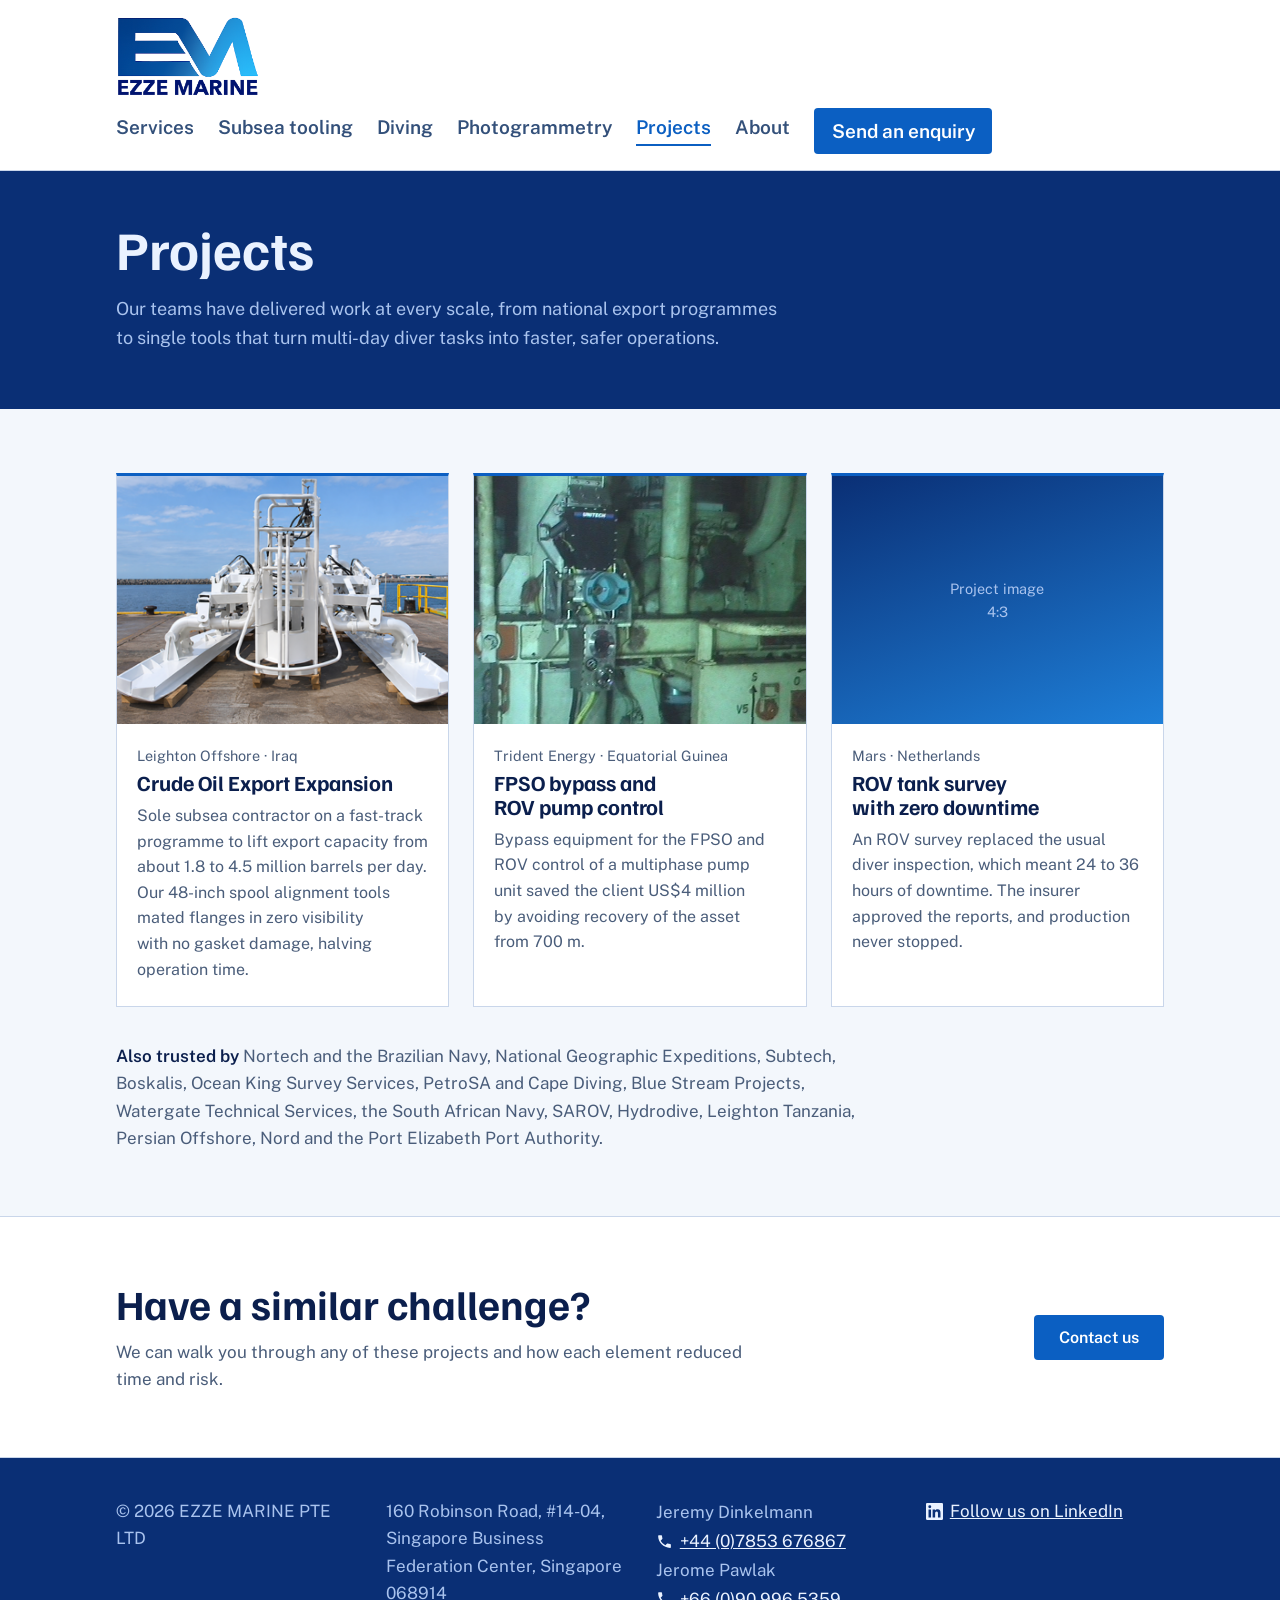
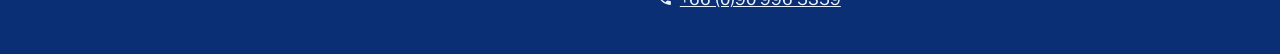
<file: projects.html>
<!DOCTYPE html>
<html lang="en">
<head>
<meta charset="utf-8">
<meta name="viewport" content="width=device-width, initial-scale=1, viewport-fit=cover">
<meta name="theme-color" content="#FFFFFF">
<title>Projects | Ezze Marine</title>
<meta name="description" content="Selected Ezze Marine projects, including the Iraq Crude Oil Export Expansion, FPSO bypass and ROV pump control for Trident Energy, and a zero-downtime ROV tank survey for Mars.">
<link rel="canonical" href="https://ezzemarine.co/projects.html">
<meta property="og:type" content="website">
<meta property="og:site_name" content="Ezze Marine">
<meta property="og:title" content="Projects | Ezze Marine">
<meta property="og:description" content="Selected Ezze Marine projects, including the Iraq Crude Oil Export Expansion, FPSO bypass and ROV pump control for Trident Energy, and a zero-downtime ROV tank survey for Mars.">
<meta property="og:url" content="https://ezzemarine.co/projects.html">
<meta property="og:image" content="https://ezzemarine.co/images/og-image.jpg">
<meta property="og:image:width" content="1200">
<meta property="og:image:height" content="630">
<meta property="og:image:alt" content="Ezze Marine logo">
<meta name="twitter:card" content="summary_large_image">
<link rel="icon" href="favicon.ico" sizes="48x48">
<link rel="icon" type="image/png" sizes="192x192" href="favicon-192.png">
<link rel="apple-touch-icon" href="apple-touch-icon.png">
<link rel="preconnect" href="https://fonts.googleapis.com">
<link href="https://fonts.googleapis.com/css2?family=Familjen+Grotesk:wght@500;700&family=Public+Sans:wght@400;600&display=swap" rel="stylesheet">
<link rel="stylesheet" href="styles.css?v=20261127b">
</head>
<body>
<header class="top">
  <div class="wrap">
    <a class="logo" href="index.html"><img src="logo.png" alt="Ezze Marine" width="219" height="165"></a>
    <nav aria-label="Main">
      <a href="services.html">Services</a>
      <a href="tooling.html">Subsea tooling</a>
      <a href="diving.html">Diving</a>
      <a href="photogrammetry.html">Photogrammetry</a>
      <a href="projects.html" aria-current="page">Projects</a>
      <a href="about.html">About</a>
      <a class="navcta" href="contact.html">Send an enquiry</a>
    </nav>
  </div>
</header>

<main>
  <div class="pagehead">
    <div class="wrap">
      <h1>Projects</h1>
      <p>Our teams have delivered work at every scale, from national export programmes to single tools that turn multi-day diver tasks into faster, safer operations.</p>
    </div>
  </div>

  <section>
    <div class="wrap">
      <div class="cases">
        <article class="case">
          <img class="photo" src="images/leighton-subsea-plough.png" alt="Refurbished subsea plough on the quayside" width="387" height="273">
          <div class="body">
            <span class="type">Leighton Offshore · Iraq</span>
            <h3>Crude Oil Export Expansion</h3>
            <p>Sole subsea contractor on a fast-track programme to lift export capacity from about 1.8 to 4.5 million barrels per day. Our 48-inch spool alignment tools mated flanges in zero visibility with no gasket damage, halving operation time.</p>
          </div>
        </article>
        <article class="case">
          <img class="photo" src="images/trident-subsea-equipment.jpg" alt="Subsea equipment installed on the Trident Energy asset" width="704" height="479">
          <div class="body">
            <span class="type">Trident Energy · Equatorial Guinea</span>
            <h3>FPSO bypass and ROV pump control</h3>
            <p>Bypass equipment for the FPSO and ROV control of a multiphase pump unit saved the client US$4 million by avoiding recovery of the asset from 700&nbsp;m.</p>
          </div>
        </article>
        <article class="case">
          <div class="ph" role="img" aria-label="Image placeholder">Project image<br>4:3</div>
          <div class="body">
            <span class="type">Mars · Netherlands</span>
            <h3>ROV tank survey with zero downtime</h3>
            <p>An ROV survey replaced the usual diver inspection, which meant 24 to 36 hours of downtime. The insurer approved the reports, and production never stopped.</p>
          </div>
        </article>
      </div>
      <p class="note"><b>Also trusted by</b> Nortech and the Brazilian Navy, National Geographic Expeditions, Subtech, Boskalis, Ocean King Survey Services, PetroSA and Cape Diving, Blue Stream Projects, Watergate Technical Services, the South African Navy, SAROV, Hydrodive, Leighton Tanzania, Persian Offshore, Nord and the Port Elizabeth Port Authority.</p>
    </div>
  </section>

  <section class="band">
    <div class="wrap cta">
      <div>
        <h2>Have a similar challenge?</h2>
        <p>We can walk you through any of these projects and how each element reduced time and risk.</p>
      </div>
      <a class="btn alt" href="contact.html">Contact us</a>
    </div>
  </section>
</main>

<footer>
  <div class="wrap">
    <span>© 2026 EZZE MARINE PTE LTD</span>
    <span>160 Robinson Road, #14-04, Singapore Business Federation Center, Singapore 068914</span>
    <span class="fcontact">Jeremy Dinkelmann <a class="ic" href="tel:+447853676867"><svg viewBox="0 0 24 24" aria-hidden="true" focusable="false"><path d="M6.62 10.79a15.05 15.05 0 0 0 6.59 6.59l2.2-2.2c.27-.27.67-.36 1.02-.24 1.12.37 2.33.57 3.57.57.55 0 1 .45 1 1V20c0 .55-.45 1-1 1C10.61 21 3 13.39 3 4c0-.55.45-1 1-1h3.5c.55 0 1 .45 1 1 0 1.25.2 2.45.57 3.57.11.35.03.74-.25 1.02l-2.2 2.2z"/></svg>+44 (0)7853 676867</a>Jerome Pawlak <a class="ic" href="tel:+66909965359"><svg viewBox="0 0 24 24" aria-hidden="true" focusable="false"><path d="M6.62 10.79a15.05 15.05 0 0 0 6.59 6.59l2.2-2.2c.27-.27.67-.36 1.02-.24 1.12.37 2.33.57 3.57.57.55 0 1 .45 1 1V20c0 .55-.45 1-1 1C10.61 21 3 13.39 3 4c0-.55.45-1 1-1h3.5c.55 0 1 .45 1 1 0 1.25.2 2.45.57 3.57.11.35.03.74-.25 1.02l-2.2 2.2z"/></svg>+66 (0)90 996 5359</a></span>
    <a class="ic" href="https://www.linkedin.com/company/144178329/" rel="noopener"><svg viewBox="0 0 24 24" aria-hidden="true" focusable="false"><path d="M20.45 20.45h-3.56v-5.57c0-1.33-.02-3.04-1.85-3.04-1.85 0-2.14 1.45-2.14 2.94v5.67H9.35V9h3.41v1.56h.05c.48-.9 1.64-1.85 3.37-1.85 3.6 0 4.27 2.37 4.27 5.46v6.28zM5.34 7.43a2.06 2.06 0 1 1 0-4.13 2.06 2.06 0 0 1 0 4.13zM7.12 20.45H3.56V9h3.56v11.45zM22.22 0H1.77C.79 0 0 .77 0 1.73v20.54C0 23.23.79 24 1.77 24h20.45c.98 0 1.78-.77 1.78-1.73V1.73C24 .77 23.2 0 22.22 0z"/></svg>Follow us on LinkedIn</a>
  </div>
</footer>
</body>
</html>
</file>
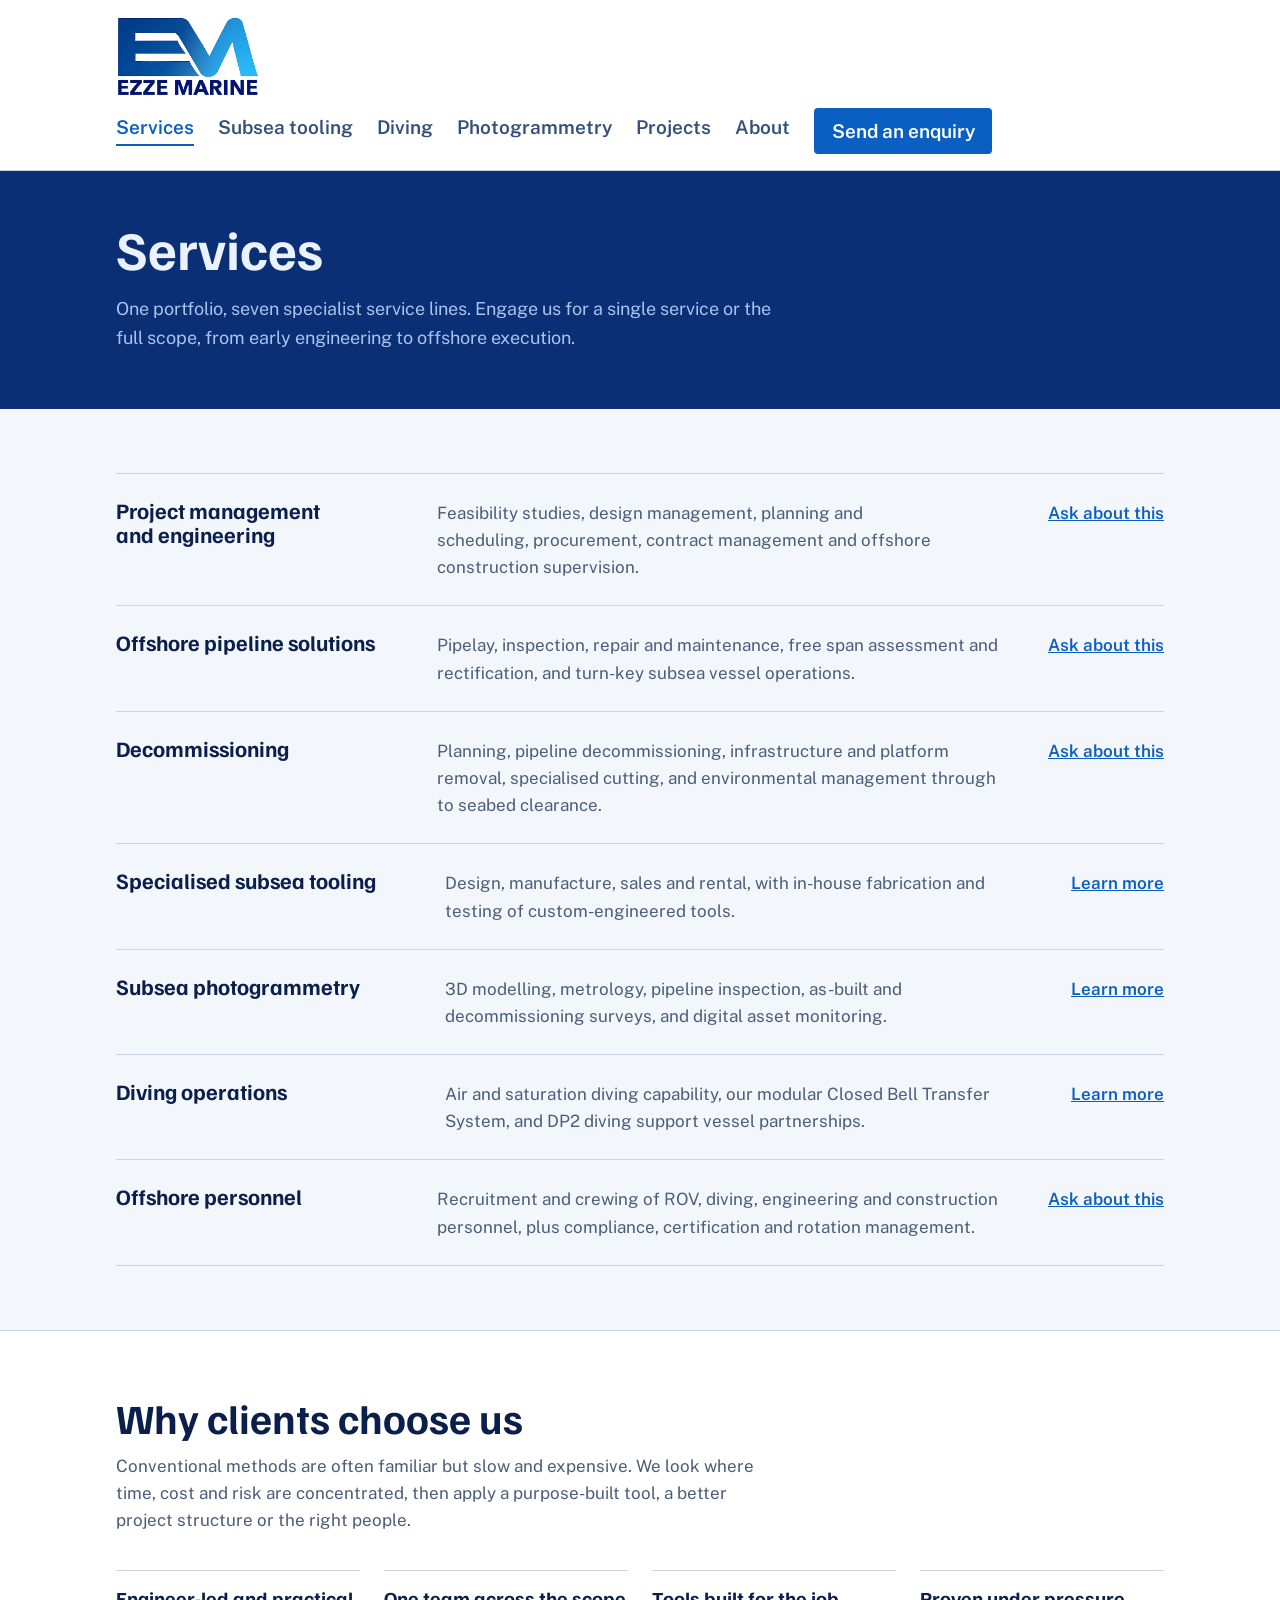
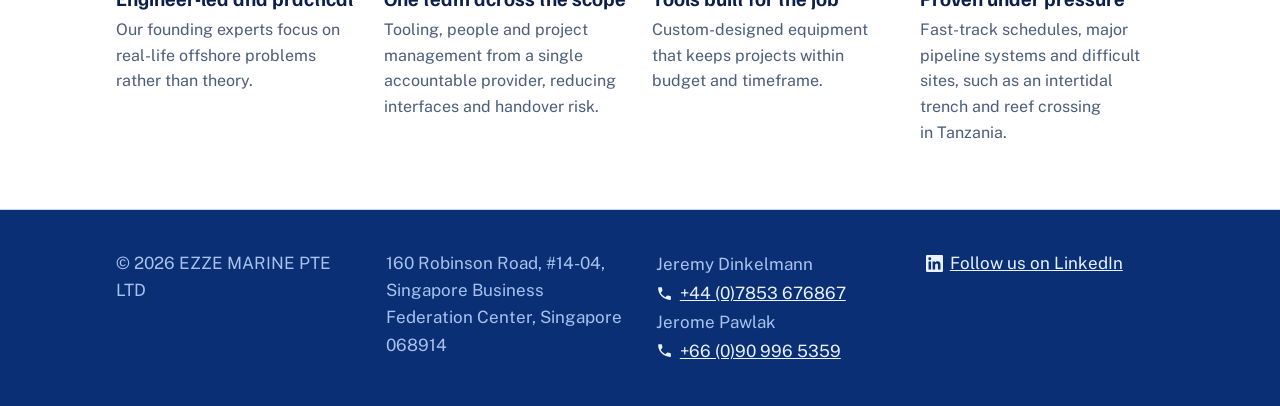
<file: services.html>
<!DOCTYPE html>
<html lang="en">
<head>
<meta charset="utf-8">
<meta name="viewport" content="width=device-width, initial-scale=1, viewport-fit=cover">
<meta name="theme-color" content="#FFFFFF">
<title>Services | Ezze Marine</title>
<meta name="description" content="Ezze Marine's seven specialist service lines: project management and engineering, offshore pipeline solutions, decommissioning, subsea tooling, photogrammetry, diving and offshore personnel.">
<link rel="canonical" href="https://ezzemarine.co/services.html">
<meta property="og:type" content="website">
<meta property="og:site_name" content="Ezze Marine">
<meta property="og:title" content="Services | Ezze Marine">
<meta property="og:description" content="Ezze Marine's seven specialist service lines: project management and engineering, offshore pipeline solutions, decommissioning, subsea tooling, photogrammetry, diving and offshore personnel.">
<meta property="og:url" content="https://ezzemarine.co/services.html">
<meta property="og:image" content="https://ezzemarine.co/images/og-image.jpg">
<meta property="og:image:width" content="1200">
<meta property="og:image:height" content="630">
<meta property="og:image:alt" content="Ezze Marine logo">
<meta name="twitter:card" content="summary_large_image">
<link rel="icon" href="favicon.ico" sizes="48x48">
<link rel="icon" type="image/png" sizes="192x192" href="favicon-192.png">
<link rel="apple-touch-icon" href="apple-touch-icon.png">
<link rel="preconnect" href="https://fonts.googleapis.com">
<link href="https://fonts.googleapis.com/css2?family=Familjen+Grotesk:wght@500;700&family=Public+Sans:wght@400;600&display=swap" rel="stylesheet">
<link rel="stylesheet" href="styles.css?v=20261127b">
</head>
<body>
<header class="top">
  <div class="wrap">
    <a class="logo" href="index.html"><img src="logo.png" alt="Ezze Marine" width="219" height="165"></a>
    <nav aria-label="Main">
      <a href="services.html" aria-current="page">Services</a>
      <a href="tooling.html">Subsea tooling</a>
      <a href="diving.html">Diving</a>
      <a href="photogrammetry.html">Photogrammetry</a>
      <a href="projects.html">Projects</a>
      <a href="about.html">About</a>
      <a class="navcta" href="contact.html">Send an enquiry</a>
    </nav>
  </div>
</header>

<main>
  <div class="pagehead">
    <div class="wrap">
      <h1>Services</h1>
      <p>One portfolio, seven specialist service lines. Engage us for a single service or the full scope, from early engineering to offshore execution.</p>
    </div>
  </div>

  <section>
    <div class="wrap">
      <div class="cats">
        <div class="cat"><h3>Project management and engineering</h3><p>Feasibility studies, design management, planning and scheduling, procurement, contract management and offshore construction supervision.</p><a href="contact.html">Ask about this</a></div>
        <div class="cat"><h3>Offshore pipeline solutions</h3><p>Pipelay, inspection, repair and maintenance, free span assessment and rectification, and turn-key subsea vessel operations.</p><a href="contact.html">Ask about this</a></div>
        <div class="cat"><h3>Decommissioning</h3><p>Planning, pipeline decommissioning, infrastructure and platform removal, specialised cutting, and environmental management through to seabed clearance.</p><a href="contact.html">Ask about this</a></div>
        <div class="cat"><h3>Specialised subsea tooling</h3><p>Design, manufacture, sales and rental, with in-house fabrication and testing of custom-engineered tools.</p><a href="tooling.html">Learn more</a></div>
        <div class="cat"><h3>Subsea photogrammetry</h3><p>3D modelling, metrology, pipeline inspection, as-built and decommissioning surveys, and digital asset monitoring.</p><a href="photogrammetry.html">Learn more</a></div>
        <div class="cat"><h3>Diving operations</h3><p>Air and saturation diving capability, our modular Closed Bell Transfer System, and DP2 diving support vessel partnerships.</p><a href="diving.html">Learn more</a></div>
        <div class="cat"><h3>Offshore personnel</h3><p>Recruitment and crewing of ROV, diving, engineering and construction personnel, plus compliance, certification and rotation management.</p><a href="contact.html">Ask about this</a></div>
      </div>
    </div>
  </section>

  <section class="band">
    <div class="wrap">
      <h2>Why clients choose us</h2>
      <p class="intro">Conventional methods are often familiar but slow and expensive. We look where time, cost and risk are concentrated, then apply a purpose-built tool, a better project structure or the right people.</p>
      <ul class="steps plain">
        <li><h3>Engineer-led and practical</h3><p>Our founding experts focus on real-life offshore problems rather than theory.</p></li>
        <li><h3>One team across the scope</h3><p>Tooling, people and project management from a single accountable provider, reducing interfaces and handover risk.</p></li>
        <li><h3>Tools built for the job</h3><p>Custom-designed equipment that keeps projects within budget and timeframe.</p></li>
        <li><h3>Proven under pressure</h3><p>Fast-track schedules, major pipeline systems and difficult sites, such as an intertidal trench and reef crossing in Tanzania.</p></li>
      </ul>
    </div>
  </section>
</main>

<footer>
  <div class="wrap">
    <span>© 2026 EZZE MARINE PTE LTD</span>
    <span>160 Robinson Road, #14-04, Singapore Business Federation Center, Singapore 068914</span>
    <span class="fcontact">Jeremy Dinkelmann <a class="ic" href="tel:+447853676867"><svg viewBox="0 0 24 24" aria-hidden="true" focusable="false"><path d="M6.62 10.79a15.05 15.05 0 0 0 6.59 6.59l2.2-2.2c.27-.27.67-.36 1.02-.24 1.12.37 2.33.57 3.57.57.55 0 1 .45 1 1V20c0 .55-.45 1-1 1C10.61 21 3 13.39 3 4c0-.55.45-1 1-1h3.5c.55 0 1 .45 1 1 0 1.25.2 2.45.57 3.57.11.35.03.74-.25 1.02l-2.2 2.2z"/></svg>+44 (0)7853 676867</a>Jerome Pawlak <a class="ic" href="tel:+66909965359"><svg viewBox="0 0 24 24" aria-hidden="true" focusable="false"><path d="M6.62 10.79a15.05 15.05 0 0 0 6.59 6.59l2.2-2.2c.27-.27.67-.36 1.02-.24 1.12.37 2.33.57 3.57.57.55 0 1 .45 1 1V20c0 .55-.45 1-1 1C10.61 21 3 13.39 3 4c0-.55.45-1 1-1h3.5c.55 0 1 .45 1 1 0 1.25.2 2.45.57 3.57.11.35.03.74-.25 1.02l-2.2 2.2z"/></svg>+66 (0)90 996 5359</a></span>
    <a class="ic" href="https://www.linkedin.com/company/144178329/" rel="noopener"><svg viewBox="0 0 24 24" aria-hidden="true" focusable="false"><path d="M20.45 20.45h-3.56v-5.57c0-1.33-.02-3.04-1.85-3.04-1.85 0-2.14 1.45-2.14 2.94v5.67H9.35V9h3.41v1.56h.05c.48-.9 1.64-1.85 3.37-1.85 3.6 0 4.27 2.37 4.27 5.46v6.28zM5.34 7.43a2.06 2.06 0 1 1 0-4.13 2.06 2.06 0 0 1 0 4.13zM7.12 20.45H3.56V9h3.56v11.45zM22.22 0H1.77C.79 0 0 .77 0 1.73v20.54C0 23.23.79 24 1.77 24h20.45c.98 0 1.78-.77 1.78-1.73V1.73C24 .77 23.2 0 22.22 0z"/></svg>Follow us on LinkedIn</a>
  </div>
</footer>
</body>
</html>
</file>
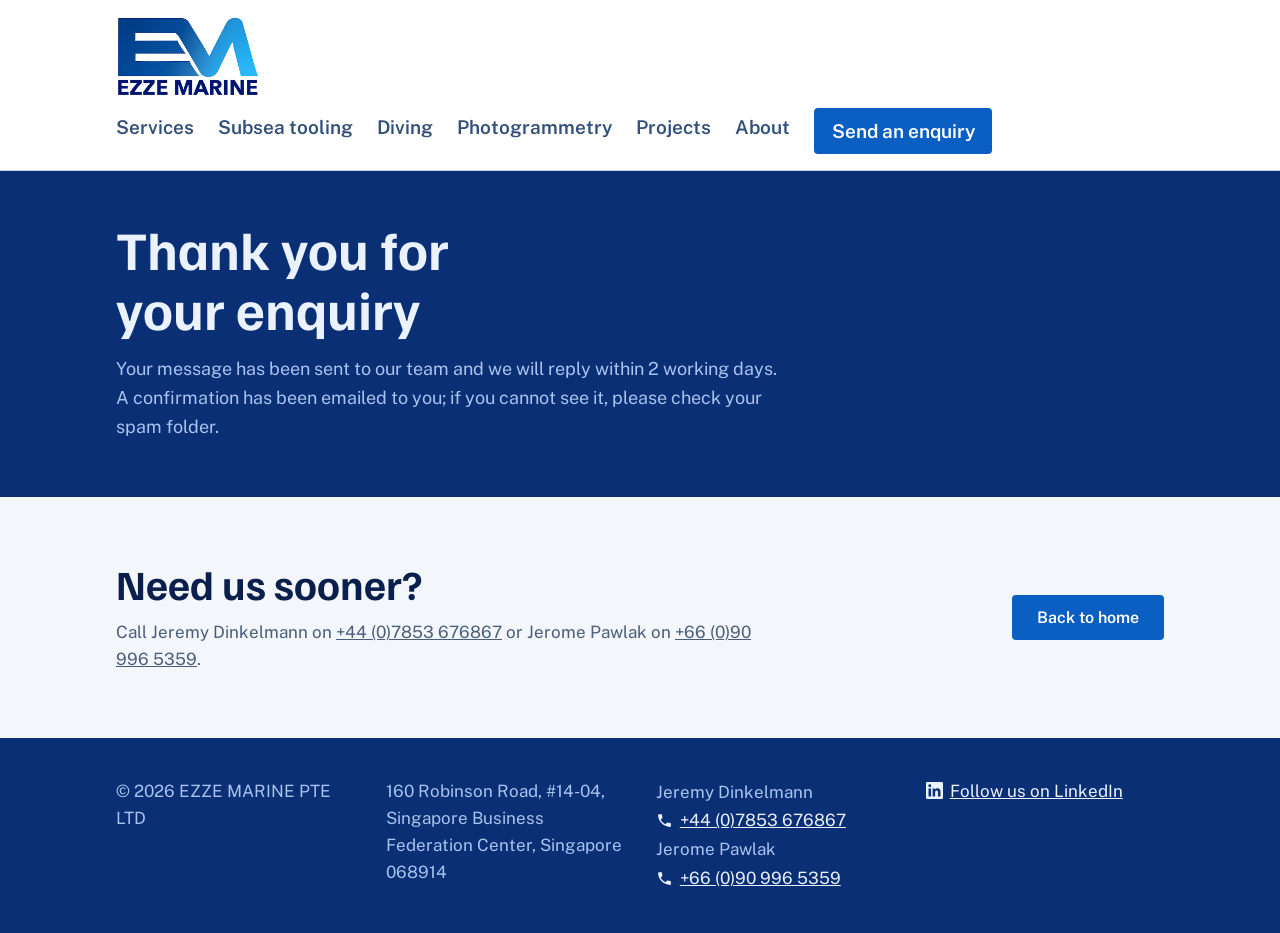
<file: thanks.html>
<!DOCTYPE html>
<html lang="en">
<head>
<meta charset="utf-8">
<meta name="viewport" content="width=device-width, initial-scale=1, viewport-fit=cover">
<meta name="theme-color" content="#FFFFFF">
<meta name="robots" content="noindex">
<title>Thank you | Ezze Marine</title>
<link rel="icon" href="favicon.ico" sizes="48x48">
<link rel="icon" type="image/png" sizes="192x192" href="favicon-192.png">
<link rel="apple-touch-icon" href="apple-touch-icon.png">
<link rel="preconnect" href="https://fonts.googleapis.com">
<link href="https://fonts.googleapis.com/css2?family=Familjen+Grotesk:wght@500;700&family=Public+Sans:wght@400;600&display=swap" rel="stylesheet">
<link rel="stylesheet" href="styles.css?v=20261127b">
</head>
<body>
<header class="top">
  <div class="wrap">
    <a class="logo" href="index.html"><img src="logo.png" alt="Ezze Marine" width="219" height="165"></a>
    <nav aria-label="Main">
      <a href="services.html">Services</a>
      <a href="tooling.html">Subsea tooling</a>
      <a href="diving.html">Diving</a>
      <a href="photogrammetry.html">Photogrammetry</a>
      <a href="projects.html">Projects</a>
      <a href="about.html">About</a>
      <a class="navcta" href="contact.html">Send an enquiry</a>
    </nav>
  </div>
</header>

<main>
  <div class="pagehead">
    <div class="wrap">
      <h1>Thank you for your enquiry</h1>
      <p>Your message has been sent to our team and we will reply within 2 working days. A confirmation has been emailed to you; if you cannot see it, please check your spam folder.</p>
    </div>
  </div>

  <section>
    <div class="wrap cta">
      <div>
        <h2>Need us sooner?</h2>
        <p>Call Jeremy Dinkelmann on <a href="tel:+447853676867">+44 (0)7853 676867</a> or Jerome Pawlak on <a href="tel:+66909965359">+66 (0)90 996 5359</a>.</p>
      </div>
      <a class="btn alt" href="index.html">Back to home</a>
    </div>
  </section>
</main>

<footer>
  <div class="wrap">
    <span>© 2026 EZZE MARINE PTE LTD</span>
    <span>160 Robinson Road, #14-04, Singapore Business Federation Center, Singapore 068914</span>
    <span class="fcontact">Jeremy Dinkelmann <a class="ic" href="tel:+447853676867"><svg viewBox="0 0 24 24" aria-hidden="true" focusable="false"><path d="M6.62 10.79a15.05 15.05 0 0 0 6.59 6.59l2.2-2.2c.27-.27.67-.36 1.02-.24 1.12.37 2.33.57 3.57.57.55 0 1 .45 1 1V20c0 .55-.45 1-1 1C10.61 21 3 13.39 3 4c0-.55.45-1 1-1h3.5c.55 0 1 .45 1 1 0 1.25.2 2.45.57 3.57.11.35.03.74-.25 1.02l-2.2 2.2z"/></svg>+44 (0)7853 676867</a>Jerome Pawlak <a class="ic" href="tel:+66909965359"><svg viewBox="0 0 24 24" aria-hidden="true" focusable="false"><path d="M6.62 10.79a15.05 15.05 0 0 0 6.59 6.59l2.2-2.2c.27-.27.67-.36 1.02-.24 1.12.37 2.33.57 3.57.57.55 0 1 .45 1 1V20c0 .55-.45 1-1 1C10.61 21 3 13.39 3 4c0-.55.45-1 1-1h3.5c.55 0 1 .45 1 1 0 1.25.2 2.45.57 3.57.11.35.03.74-.25 1.02l-2.2 2.2z"/></svg>+66 (0)90 996 5359</a></span>
    <a class="ic" href="https://www.linkedin.com/company/144178329/" rel="noopener"><svg viewBox="0 0 24 24" aria-hidden="true" focusable="false"><path d="M20.45 20.45h-3.56v-5.57c0-1.33-.02-3.04-1.85-3.04-1.85 0-2.14 1.45-2.14 2.94v5.67H9.35V9h3.41v1.56h.05c.48-.9 1.64-1.85 3.37-1.85 3.6 0 4.27 2.37 4.27 5.46v6.28zM5.34 7.43a2.06 2.06 0 1 1 0-4.13 2.06 2.06 0 0 1 0 4.13zM7.12 20.45H3.56V9h3.56v11.45zM22.22 0H1.77C.79 0 0 .77 0 1.73v20.54C0 23.23.79 24 1.77 24h20.45c.98 0 1.78-.77 1.78-1.73V1.73C24 .77 23.2 0 22.22 0z"/></svg>Follow us on LinkedIn</a>
  </div>
</footer>
</body>
</html>
</file>
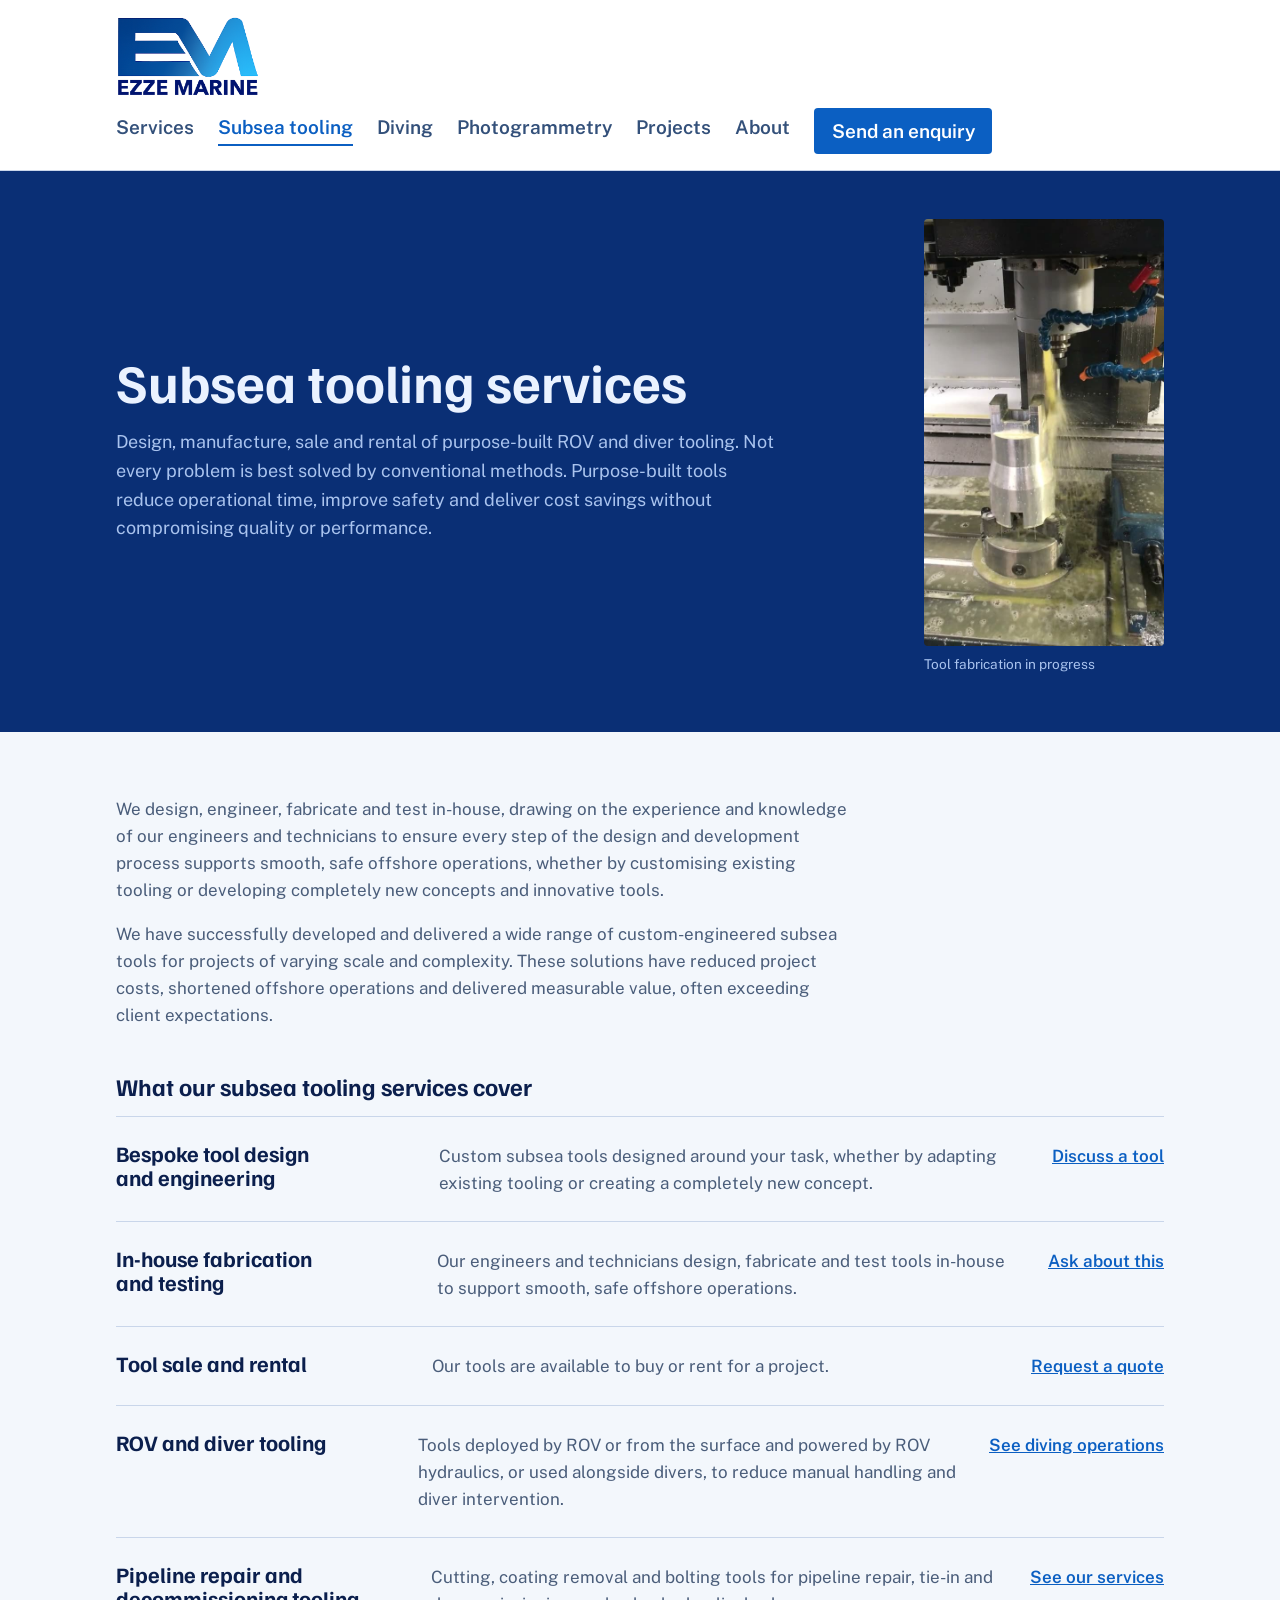
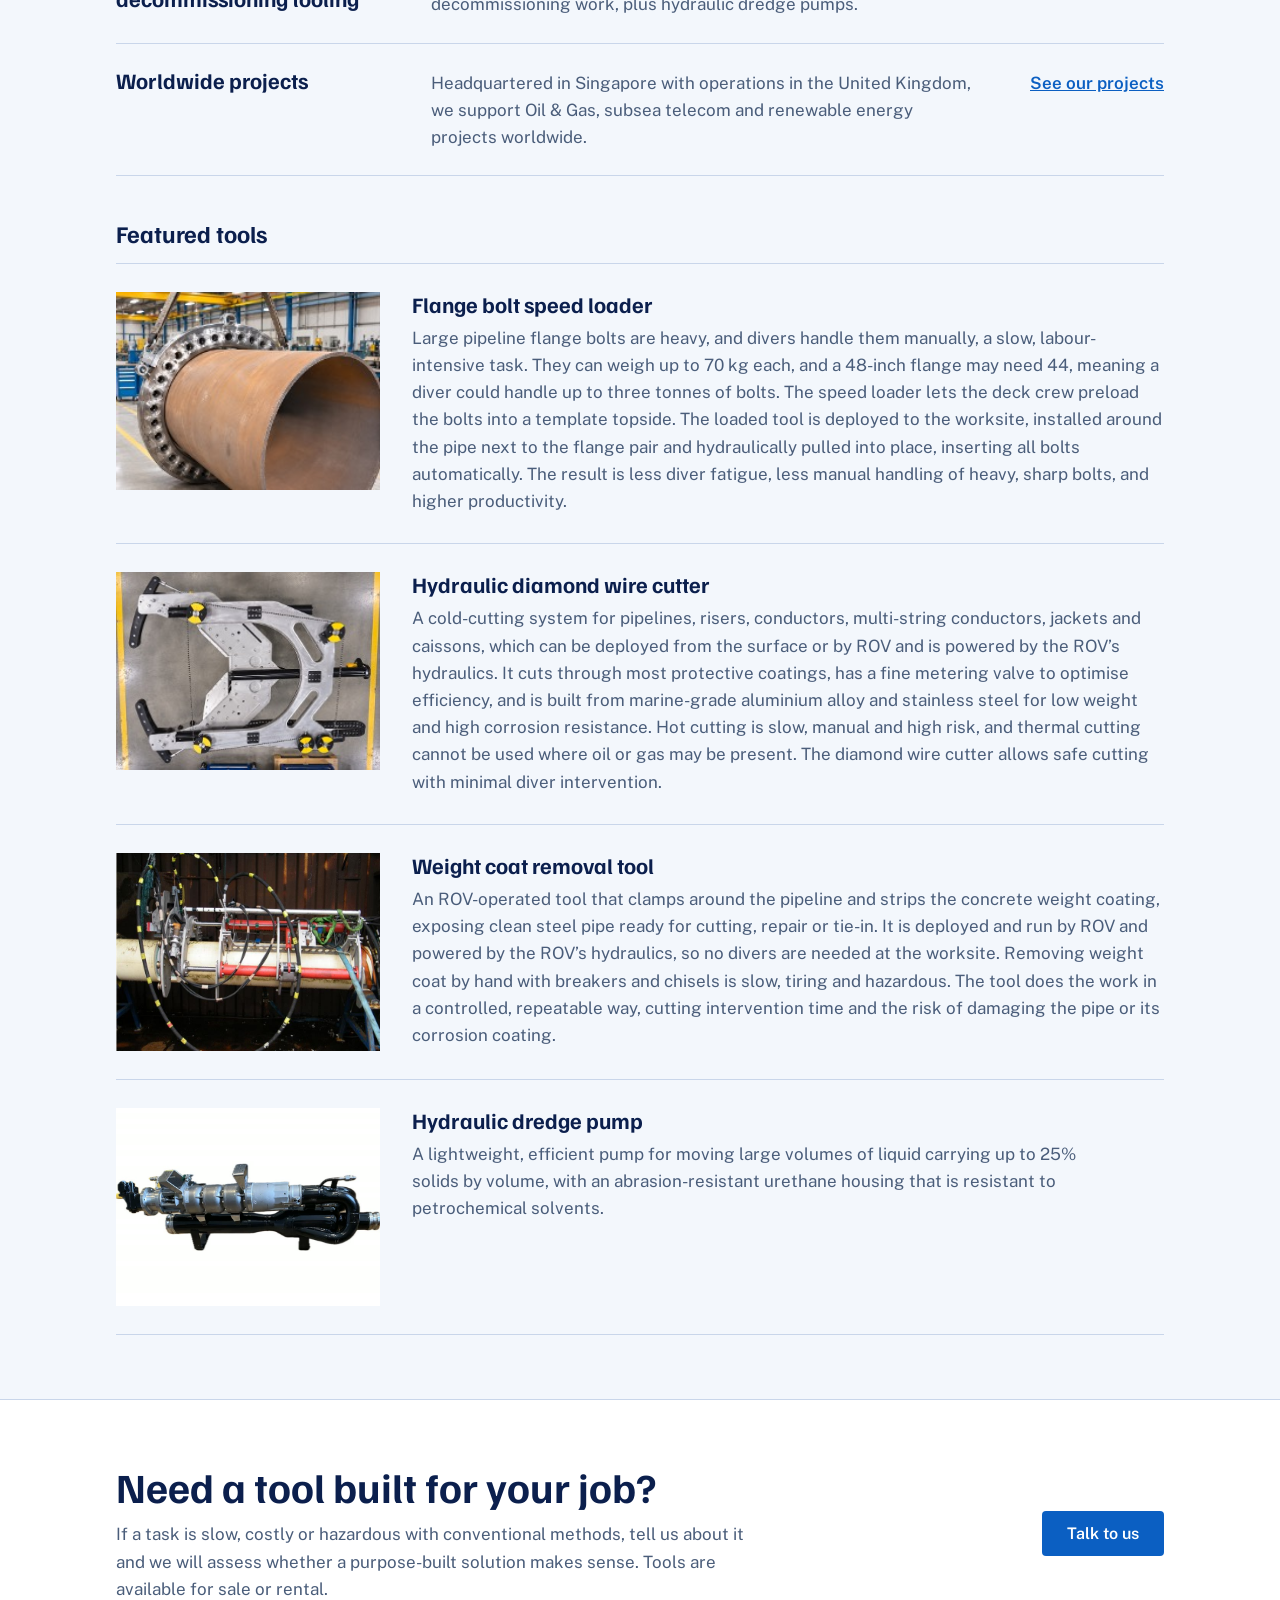
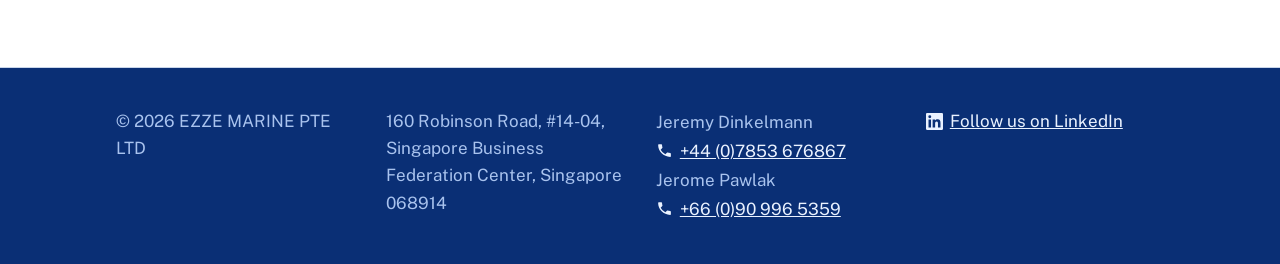
<file: tooling.html>
<!DOCTYPE html>
<html lang="en">
<head>
<meta charset="utf-8">
<meta name="viewport" content="width=device-width, initial-scale=1, viewport-fit=cover">
<meta name="theme-color" content="#FFFFFF">
<title>Subsea tooling services: design, sale, rental | Ezze Marine</title>
<meta name="description" content="Subsea tooling services: bespoke design, in-house manufacture, sale and rental of ROV and diver tools, from diamond wire cutters to flange bolt speed loaders.">
<link rel="canonical" href="https://ezzemarine.co/tooling.html">
<meta property="og:type" content="website">
<meta property="og:site_name" content="Ezze Marine">
<meta property="og:title" content="Subsea tooling services: design, sale, rental | Ezze Marine">
<meta property="og:description" content="Subsea tooling services: bespoke design, in-house manufacture, sale and rental of ROV and diver tools, from diamond wire cutters to flange bolt speed loaders.">
<meta property="og:url" content="https://ezzemarine.co/tooling.html">
<meta property="og:image" content="https://ezzemarine.co/images/og-image.jpg">
<meta property="og:image:width" content="1200">
<meta property="og:image:height" content="630">
<meta property="og:image:alt" content="Ezze Marine logo">
<meta name="twitter:card" content="summary_large_image">
<script type="application/ld+json">
{
  "@context": "https://schema.org",
  "@type": "Service",
  "@id": "https://ezzemarine.co/tooling.html#service",
  "name": "Subsea tooling services",
  "serviceType": "Subsea tooling design, manufacture, sale and rental",
  "description": "Bespoke design, in-house manufacture and testing, sale and rental of purpose-built ROV and diver subsea tools.",
  "url": "https://ezzemarine.co/tooling.html",
  "provider": {
    "@type": "Organization",
    "@id": "https://ezzemarine.co/#organization",
    "name": "Ezze Marine",
    "url": "https://ezzemarine.co/"
  },
  "areaServed": "Worldwide"
}
</script>
<link rel="icon" href="favicon.ico" sizes="48x48">
<link rel="icon" type="image/png" sizes="192x192" href="favicon-192.png">
<link rel="apple-touch-icon" href="apple-touch-icon.png">
<link rel="preconnect" href="https://fonts.googleapis.com">
<link href="https://fonts.googleapis.com/css2?family=Familjen+Grotesk:wght@500;700&family=Public+Sans:wght@400;600&display=swap" rel="stylesheet">
<link rel="stylesheet" href="styles.css?v=20261127b">
</head>
<body>
<header class="top">
  <div class="wrap">
    <a class="logo" href="index.html"><img src="logo.png" alt="Ezze Marine" width="219" height="165"></a>
    <nav aria-label="Main">
      <a href="services.html">Services</a>
      <a href="tooling.html" aria-current="page">Subsea tooling</a>
      <a href="diving.html">Diving</a>
      <a href="photogrammetry.html">Photogrammetry</a>
      <a href="projects.html">Projects</a>
      <a href="about.html">About</a>
      <a class="navcta" href="contact.html">Send an enquiry</a>
    </nav>
  </div>
</header>

<main>
  <div class="pagehead">
    <div class="wrap split">
      <div>
        <h1>Subsea tooling services</h1>
        <p>Design, manufacture, sale and rental of purpose-built ROV and diver tooling. Not every problem is best solved by conventional methods. Purpose-built tools reduce operational time, improve safety and deliver cost savings without compromising quality or performance.</p>
      </div>
      <figure>
        <video id="fab" src="videos/tooling-fabrication.mp4" poster="videos/tooling-fabrication.jpg" width="540" height="960" autoplay muted loop playsinline preload="metadata" aria-label="CNC machining of a subsea tool component"></video>
        <figcaption>Tool fabrication in progress</figcaption>
      </figure>
    </div>
  </div>

  <section>
    <div class="wrap">
      <div class="lede">
        <p>We design, engineer, fabricate and test in-house, drawing on the experience and knowledge of our engineers and technicians to ensure every step of the design and development process supports smooth, safe offshore operations, whether by customising existing tooling or developing completely new concepts and innovative tools.</p>
        <p>We have successfully developed and delivered a wide range of custom-engineered subsea tools for projects of varying scale and complexity. These solutions have reduced project costs, shortened offshore operations and delivered measurable value, often exceeding client expectations.</p>
      </div>

      <h2 class="sub">What our subsea tooling services cover</h2>
      <div class="cats">
        <div class="cat"><h3>Bespoke tool design and engineering</h3><p>Custom subsea tools designed around your task, whether by adapting existing tooling or creating a completely new concept.</p><a href="contact.html">Discuss a tool</a></div>
        <div class="cat"><h3>In-house fabrication and testing</h3><p>Our engineers and technicians design, fabricate and test tools in-house to support smooth, safe offshore operations.</p><a href="contact.html">Ask about this</a></div>
        <div class="cat"><h3>Tool sale and rental</h3><p>Our tools are available to buy or rent for a project.</p><a href="contact.html">Request a quote</a></div>
        <div class="cat"><h3>ROV and diver tooling</h3><p>Tools deployed by ROV or from the surface and powered by ROV hydraulics, or used alongside divers, to reduce manual handling and diver intervention.</p><a href="diving.html">See diving operations</a></div>
        <div class="cat"><h3>Pipeline repair and decommissioning tooling</h3><p>Cutting, coating removal and bolting tools for pipeline repair, tie-in and decommissioning work, plus hydraulic dredge pumps.</p><a href="services.html">See our services</a></div>
        <div class="cat"><h3>Worldwide projects</h3><p>Headquartered in Singapore with operations in the United Kingdom, we support Oil &amp; Gas, subsea telecom and renewable energy projects worldwide.</p><a href="projects.html">See our projects</a></div>
      </div>

      <h2 class="sub">Featured tools</h2>
      <div class="tool">
        <img class="photo" src="images/tool-flange-bolt-speed-loader.jpg" alt="Flange bolt speed loader fitted to a large-diameter pipe flange" width="225" height="170">
        <div>
          <h3>Flange bolt speed loader</h3>
          <p>Large pipeline flange bolts are heavy, and divers handle them manually, a slow, labour-intensive task. They can weigh up to 70&nbsp;kg each, and a 48-inch flange may need 44, meaning a diver could handle up to three tonnes of bolts. The speed loader lets the deck crew preload the bolts into a template topside. The loaded tool is deployed to the worksite, installed around the pipe next to the flange pair and hydraulically pulled into place, inserting all bolts automatically. The result is less diver fatigue, less manual handling of heavy, sharp bolts, and higher productivity.</p>
        </div>
      </div>
      <div class="tool">
        <img class="photo" src="images/tool-diamond-wire-cutter.jpg" alt="Hydraulic diamond wire cutter frame viewed from above" width="261" height="196">
        <div>
          <h3>Hydraulic diamond wire cutter</h3>
          <p>A cold-cutting system for pipelines, risers, conductors, multi-string conductors, jackets and caissons, which can be deployed from the surface or by ROV and is powered by the ROV’s hydraulics. It cuts through most protective coatings, has a fine metering valve to optimise efficiency, and is built from marine-grade aluminium alloy and stainless steel for low weight and high corrosion resistance. Hot cutting is slow, manual and high risk, and thermal cutting cannot be used where oil or gas may be present. The diamond wire cutter allows safe cutting with minimal diver intervention.</p>
        </div>
      </div>
      <div class="tool">
        <img class="photo" src="images/tool-weight-coat-removal.jpg" alt="Weight coat removal tool clamped around a concrete-coated pipe section, with red hydraulic cylinders" width="690" height="518" loading="lazy">
        <div>
          <h3>Weight coat removal tool</h3>
          <p>An ROV-operated tool that clamps around the pipeline and strips the concrete weight coating, exposing clean steel pipe ready for cutting, repair or tie-in. It is deployed and run by ROV and powered by the ROV’s hydraulics, so no divers are needed at the worksite. Removing weight coat by hand with breakers and chisels is slow, tiring and hazardous. The tool does the work in a controlled, repeatable way, cutting intervention time and the risk of damaging the pipe or its corrosion coating.</p>
        </div>
      </div>
      <div class="tool">
        <img class="photo" src="images/tool-rov-dredger-10in.jpg" alt="Hydraulic dredge pump with stainless housing and black discharge pipework" width="800" height="600" loading="lazy">
        <div>
          <h3>Hydraulic dredge pump</h3>
          <p>A lightweight, efficient pump for moving large volumes of liquid carrying up to 25% solids by volume, with an abrasion-resistant urethane housing that is resistant to petrochemical solvents.</p>
        </div>
      </div>
    </div>
  </section>

  <section class="band">
    <div class="wrap cta">
      <div>
        <h2>Need a tool built for your job?</h2>
        <p>If a task is slow, costly or hazardous with conventional methods, tell us about it and we will assess whether a purpose-built solution makes sense. Tools are available for sale or rental.</p>
      </div>
      <a class="btn alt" href="contact.html">Talk to us</a>
    </div>
  </section>
</main>

<footer>
  <div class="wrap">
    <span>© 2026 EZZE MARINE PTE LTD</span>
    <span>160 Robinson Road, #14-04, Singapore Business Federation Center, Singapore 068914</span>
    <span class="fcontact">Jeremy Dinkelmann <a class="ic" href="tel:+447853676867"><svg viewBox="0 0 24 24" aria-hidden="true" focusable="false"><path d="M6.62 10.79a15.05 15.05 0 0 0 6.59 6.59l2.2-2.2c.27-.27.67-.36 1.02-.24 1.12.37 2.33.57 3.57.57.55 0 1 .45 1 1V20c0 .55-.45 1-1 1C10.61 21 3 13.39 3 4c0-.55.45-1 1-1h3.5c.55 0 1 .45 1 1 0 1.25.2 2.45.57 3.57.11.35.03.74-.25 1.02l-2.2 2.2z"/></svg>+44 (0)7853 676867</a>Jerome Pawlak <a class="ic" href="tel:+66909965359"><svg viewBox="0 0 24 24" aria-hidden="true" focusable="false"><path d="M6.62 10.79a15.05 15.05 0 0 0 6.59 6.59l2.2-2.2c.27-.27.67-.36 1.02-.24 1.12.37 2.33.57 3.57.57.55 0 1 .45 1 1V20c0 .55-.45 1-1 1C10.61 21 3 13.39 3 4c0-.55.45-1 1-1h3.5c.55 0 1 .45 1 1 0 1.25.2 2.45.57 3.57.11.35.03.74-.25 1.02l-2.2 2.2z"/></svg>+66 (0)90 996 5359</a></span>
    <a class="ic" href="https://www.linkedin.com/company/144178329/" rel="noopener"><svg viewBox="0 0 24 24" aria-hidden="true" focusable="false"><path d="M20.45 20.45h-3.56v-5.57c0-1.33-.02-3.04-1.85-3.04-1.85 0-2.14 1.45-2.14 2.94v5.67H9.35V9h3.41v1.56h.05c.48-.9 1.64-1.85 3.37-1.85 3.6 0 4.27 2.37 4.27 5.46v6.28zM5.34 7.43a2.06 2.06 0 1 1 0-4.13 2.06 2.06 0 0 1 0 4.13zM7.12 20.45H3.56V9h3.56v11.45zM22.22 0H1.77C.79 0 0 .77 0 1.73v20.54C0 23.23.79 24 1.77 24h20.45c.98 0 1.78-.77 1.78-1.73V1.73C24 .77 23.2 0 22.22 0z"/></svg>Follow us on LinkedIn</a>
  </div>
</footer>
<script>
// Respect reduced-motion: stop the looping video and give the visitor play controls instead.
if(matchMedia('(prefers-reduced-motion: reduce)').matches){var v=document.getElementById('fab');v.pause();v.removeAttribute('autoplay');v.controls=true;}
</script>
</body>
</html>
</file>
<file: styles.css>
:root{
  box-sizing:border-box;
  padding-top:env(safe-area-inset-top,0px);
  padding-bottom:env(safe-area-inset-bottom,0px);
  --bg:#F3F7FC; --fg:#0B1F4D; --muted:#4A5D7A; --panel:#FFFFFF; --line:#C9D6EA;
  --accent:#0B5FC2; --accent-hover:#094E9F; --on-accent:#FFFFFF;
  --ease:cubic-bezier(.2,.7,.2,1); --ease-out:cubic-bezier(.23,1,.32,1);
  --hero-bg:#0A2F75; --hero-fg:#EAF2FF; --hero-muted:#A9C3EE; --hero-accent:#36B3F5;
  --head:"Familjen Grotesk","Trebuchet MS",Arial,sans-serif;
  --body:"Public Sans","Segoe UI",Arial,sans-serif;
  color-scheme:light;
}
@media (prefers-color-scheme:dark){
  :root:not([data-theme="light"]){
    --bg:#071226; --fg:#E6EEFA; --muted:#9FB2CF; --panel:#0D1D38; --line:#22375A;
    --accent:#4FB4F7; --accent-hover:#7CC8FA; --on-accent:#071226; --hero-bg:#061A40;
    color-scheme:dark;
  }
}
:root[data-theme="dark"]{
  --bg:#071226; --fg:#E6EEFA; --muted:#9FB2CF; --panel:#0D1D38; --line:#22375A;
  --accent:#4FB4F7; --accent-hover:#7CC8FA; --on-accent:#071226; --hero-bg:#061A40; color-scheme:dark;
}
html{scroll-padding-top:env(safe-area-inset-top,0px)}
*,*::before,*::after{box-sizing:inherit}
body{margin:0;background:var(--bg);color:var(--fg);font:400 1.0625rem/1.6 var(--body)}
h1,h2,h3{font-family:var(--head);font-weight:700;line-height:1.1;margin:0;text-wrap:balance}
p{text-wrap:pretty}
b,strong{font-weight:600}
a{color:inherit}
a,button{-webkit-tap-highlight-color:transparent}
:focus-visible{outline:3px solid var(--accent);outline-offset:3px}
.hero :focus-visible,.pagehead :focus-visible,footer :focus-visible{outline-color:var(--hero-accent)}
.wrap{max-width:68rem;margin:0 auto;padding:0 1.25rem}
/* header stays white in both themes so the original logo.png (navy on white) shows as designed */
header.top{background:#FFFFFF;color:#0B1F4D;border-bottom:1px solid #C9D6EA}
header.top .wrap{display:flex;flex-wrap:wrap;gap:.75rem 2rem;align-items:center;justify-content:space-between;padding-top:1rem;padding-bottom:1rem}
/* logo.png (812x613) has wide white margins: crop to the full artwork (mark + wordmark) */
.logo{display:block;position:relative;flex:none;width:143px;height:80px;overflow:hidden}
.logo img{position:absolute;width:219px;height:165px;max-width:none;left:-38px;top:-35px}
nav{display:flex;flex-wrap:wrap;gap:.25rem 1.5rem}
nav a{text-decoration:none;color:#33507A;padding:.25rem 0;font-size:1.1875rem;font-weight:600;transition:color .15s var(--ease)}
@media (hover:hover) and (pointer:fine){nav a:hover{color:#0B5FC2}}
nav a:active{color:#0B5FC2}
@media (pointer:coarse){nav a{padding:.625rem 0}}
nav a[aria-current="page"]{color:#0B5FC2;text-decoration:underline;text-decoration-thickness:2px;text-underline-offset:.5em}
/* "Send an enquiry" is a filled button in the menu so it stands out on every page */
nav a.navcta{background:#0B5FC2;color:#FFFFFF;padding:.5rem 1.1rem;border-radius:.25rem;text-decoration:none}
@media (hover:hover) and (pointer:fine){nav a.navcta:hover{background:#0A2F75;color:#FFFFFF}}
nav a.navcta:active{background:#0A2F75;color:#FFFFFF}
@media (pointer:coarse){nav a.navcta{padding:.625rem 1.1rem}}
.hero{background:var(--hero-bg);color:var(--hero-fg);padding:4rem 0}
.hero .wrap{display:grid;grid-template-columns:1.25fr .75fr;gap:4rem;align-items:center}
.hero h1{font-size:clamp(2.25rem,4.6vw,3.5rem);letter-spacing:-.01em;max-width:16ch}
.hero p.lead{color:var(--hero-muted);max-width:32rem;font-size:1.125rem;margin:1.5rem 0 2rem}
.hero .actions{display:flex;flex-wrap:wrap;gap:.75rem}
.hero-media img,.hero-media video{display:block;width:100%;height:auto;aspect-ratio:3/2;object-fit:cover;border-radius:.25rem}
.pagehead{background:var(--hero-bg);color:var(--hero-fg);padding:3rem 0 3.5rem}
.pagehead h1{font-size:clamp(2.2rem,5vw,3.4rem);max-width:20ch}
.pagehead p{color:var(--hero-muted);max-width:42rem;font-size:1.125rem;margin:1rem 0 0}
.pagehead .split{display:grid;grid-template-columns:minmax(0,1fr) auto;gap:1.5rem 3rem;align-items:center}
.pagehead figure{margin:0}
.pagehead video{display:block;width:15rem;height:auto;aspect-ratio:9/16;object-fit:cover;background:#000;border-radius:4px}
.pagehead figcaption{color:var(--hero-muted);font-size:.85rem;margin-top:.5rem}
@media (max-width:52rem){.pagehead .split{grid-template-columns:minmax(0,1fr)}.pagehead video{width:min(100%,15rem)}}
.btn{display:inline-block;background:var(--hero-fg);color:#061A3D;font:600 1rem var(--body);padding:.75rem 1.5rem;border-radius:.25rem;text-decoration:none;border:1px solid transparent;cursor:pointer;transition:background-color .15s var(--ease),border-color .15s var(--ease),transform .16s var(--ease-out),opacity .15s ease}
@media (hover:hover) and (pointer:fine){.btn:hover{background:#FFFFFF}}
.btn:active{transform:scale(.97)}
.btn:disabled{opacity:.6;cursor:default;pointer-events:none}
.btn.alt{background:var(--accent);color:var(--on-accent)}
@media (hover:hover) and (pointer:fine){.btn.alt:hover{background:var(--accent-hover)}}
.btn.ghost{background:transparent;color:var(--hero-fg);border-color:rgba(169,195,238,.5)}
@media (hover:hover) and (pointer:fine){.btn.ghost:hover{background:rgba(234,242,255,.08);border-color:var(--hero-muted)}}
.depth{list-style:none;margin:0 0 0 .375rem;padding:0;border-left:1px solid rgba(169,195,238,.35)}
.depth li{position:relative;padding:0 0 2rem 1.5rem}
.depth li:last-child{padding-bottom:0}
.depth li::before{content:"";position:absolute;left:-.4375rem;top:.5rem;width:.75rem;height:.75rem;border-radius:50%;background:var(--hero-bg);border:2px solid var(--hero-accent)}
.depth b{display:block;font:700 1.5rem/1.2 var(--head);margin-bottom:.25rem}
.depth span{display:block;color:var(--hero-muted);font-size:.9375rem;line-height:1.5;max-width:18rem}
section{padding:4rem 0}
section h2{font-size:clamp(1.8rem,4vw,2.6rem);margin-bottom:.75rem}
section p.intro{color:var(--muted);max-width:40rem;margin:0 0 2.25rem}
.cats{border-top:1px solid var(--line)}
.sub + .cats{border-top:0}
.cat{display:grid;grid-template-columns:minmax(10rem,1fr) 2fr auto;gap:1rem 2rem;align-items:baseline;padding:1.5rem 0;border-bottom:1px solid var(--line)}
.cat h3{font-size:1.375rem}
.cat p{margin:0;color:var(--muted)}
.cat a{font-weight:600;color:var(--accent)}
.steps{display:grid;grid-template-columns:repeat(4,1fr);gap:1.5rem;list-style:none;margin:0;padding:0;counter-reset:s}
.steps li{counter-increment:s;border-top:1px solid var(--line);padding-top:1rem}
.steps li::before{content:"Step " counter(s);display:block;color:var(--muted);font-size:.9rem;margin-bottom:.25rem}
.steps.plain li::before{content:none}
.steps h3{font-size:1.25rem;margin-bottom:.5rem}
.steps p{margin:0;color:var(--muted);font-size:1rem}
.band{background:var(--panel);border-top:1px solid var(--line);border-bottom:1px solid var(--line)}
.note{margin:2.25rem 0 0;color:var(--muted);max-width:48rem}
.note b{color:var(--fg)}
.links{display:grid;grid-template-columns:repeat(6,minmax(0,1fr));gap:1.5rem}
.link-card{grid-column:span 2;display:flex;flex-direction:column;text-decoration:none;background:var(--panel);border:1px solid var(--line);border-radius:.25rem;padding:1.5rem;transition:border-color .15s var(--ease),transform .16s var(--ease-out)}
@media (hover:hover) and (pointer:fine){.link-card:hover{border-color:var(--accent)}.link-card:hover .arrow{transform:translateX(2px)}}
.link-card:active{transform:scale(.99)}
.link-card .arrow{display:inline-block;transition:transform .15s var(--ease-out)}
.link-card h3{font-size:1.375rem;margin-bottom:.5rem}
.link-card p{margin:0 0 1rem;color:var(--muted);font-size:1rem;flex:1}
.link-card .more{font-weight:600;color:var(--accent)}
.link-card.half{grid-column:span 3}
.link-card.lead{grid-column:1/-1;display:grid;grid-template-columns:minmax(10rem,1fr) 2fr auto;gap:.5rem 2rem;align-items:baseline;border-top:3px solid var(--accent);padding:1.5rem 2rem}
.link-card.lead h3{font-size:1.75rem;margin:0}
.link-card.lead p{margin:0;font-size:1.0625rem}
.cta{display:flex;flex-wrap:wrap;gap:1.5rem 3rem;align-items:center;justify-content:space-between}
.cta p{margin:0;color:var(--muted);max-width:40rem}
.cases{display:grid;grid-template-columns:repeat(3,minmax(0,1fr));gap:1.5rem}
.case{min-width:0;background:var(--panel);border:1px solid var(--line);border-top:3px solid var(--accent);display:flex;flex-direction:column}
.ph{aspect-ratio:4/3;max-width:100%;background:linear-gradient(160deg,var(--hero-bg),#1E7FD8);color:var(--hero-muted);display:grid;place-items:center;font-size:.9rem;text-align:center;padding:1rem}
.case .photo{display:block;width:100%;height:auto;aspect-ratio:4/3;object-fit:cover}
.case .body{padding:1.25rem 1.25rem 1.5rem}
.case .type{display:block;color:var(--muted);font-size:.9rem;margin-bottom:.25rem}
.case h3{font-size:1.35rem;margin-bottom:.5rem}
.case p{margin:0;color:var(--muted);font-size:1rem}
.lede{max-width:46rem}
.lede p{margin:0 0 1rem;color:var(--muted)}
section h2.sub{font-size:1.5rem;margin:2.75rem 0 0;padding-bottom:1rem;border-bottom:1px solid var(--line)}
.tool{display:grid;grid-template-columns:16.5rem 1fr;gap:1.25rem 2rem;align-items:start;padding:1.75rem 0;border-bottom:1px solid var(--line)}
.tool .photo{display:block;width:100%;height:auto;aspect-ratio:4/3;object-fit:cover}
.tool h3{font:700 1.375rem/1.15 var(--head);margin:0 0 .5rem}
.tool p{margin:0;color:var(--muted)}
.tags{display:flex;flex-wrap:wrap;gap:.5rem;list-style:none;margin:0 0 1.5rem;padding:0}
.tags li{border:1px solid var(--accent);color:var(--accent);padding:.25rem .75rem;border-radius:999px;font-weight:600;font-size:.9375rem}
figure{margin:0}
figure img{display:block;width:100%;height:auto}
figcaption{color:var(--muted);font-size:.9rem;margin-top:.5rem}
.gallery{display:grid;gap:1.25rem}
.diagram{margin-top:2.5rem}
.diagram img{background:#fff;padding:.75rem;border:1px solid var(--line)}
.scans{display:grid;grid-template-columns:repeat(2,minmax(0,1fr));gap:1.25rem;margin:0 0 2.75rem}
.outcome{margin:2.5rem 0 0;padding:1.25rem 1.5rem;border-left:4px solid var(--accent);background:var(--panel);max-width:48rem}
.outcome b{display:block;font:700 1.125rem var(--head);margin-bottom:.25rem}
.outcome p{margin:0;color:var(--muted)}
.about{display:grid;grid-template-columns:1fr 1fr;gap:3rem}
.about p{margin:0 0 1rem}
.about h3{font-size:1.125rem;margin:1.5rem 0 .25rem}
.about h3:first-child{margin-top:0}
.facts{display:grid;grid-template-columns:auto 1fr;gap:.5rem 1.25rem;margin:1.5rem 0 0;padding-top:1.25rem;border-top:1px solid var(--line)}
.facts dt{color:var(--muted)}
.facts dd{margin:0}
form{display:grid;gap:1rem;max-width:36rem}
label{display:grid;gap:.25rem;font-weight:600}
input,select,textarea{font:inherit;padding:.75rem;border:1px solid var(--line);border-radius:.25rem;background:var(--panel);color:var(--fg)}
textarea{min-height:7rem;resize:vertical}
#msg{min-height:1.5rem;font-weight:600}
#msg span{display:inline-block;transition:opacity .2s var(--ease-out),transform .2s var(--ease-out)}
@starting-style{#msg span{opacity:0;transform:translateY(4px)}}
footer{background:var(--hero-bg);color:var(--hero-muted);padding:2.5rem 0}
footer .wrap{display:grid;grid-template-columns:repeat(auto-fit,minmax(13rem,1fr));gap:1rem 2rem;align-items:start}
footer .fcontact{line-height:1.7}
footer a[href^="tel:"]{white-space:nowrap}
footer .ic{white-space:nowrap}
footer .fcontact .ic{display:block;width:max-content}
footer .ic svg{width:1em;height:1em;fill:currentColor;vertical-align:-.15em;margin-right:.4em}
footer a{color:var(--hero-fg)}
@media (max-width:52rem){
  .hero .wrap,.about{grid-template-columns:1fr}
  .hero{padding:3rem 0}
  .hero .wrap{gap:3rem}
  .link-card,.link-card.half{grid-column:span 3}
  .link-card.lead{grid-template-columns:1fr;padding:1.5rem}
  .cat{grid-template-columns:1fr;gap:.4rem}
  .steps{grid-template-columns:1fr 1fr}
  .cases{grid-template-columns:repeat(2,minmax(0,1fr))}
  .tool,.scans{grid-template-columns:1fr}
  .tool .photo,.tool .ph{max-width:20rem}
}
@media (max-width:30rem){.steps,.cases{grid-template-columns:1fr}.link-card,.link-card.half{grid-column:1/-1}}
@media (prefers-reduced-motion:reduce){@starting-style{#msg span{transform:none}}.btn:active,.link-card:active,.link-card:hover .arrow{transform:none}}
</file>
